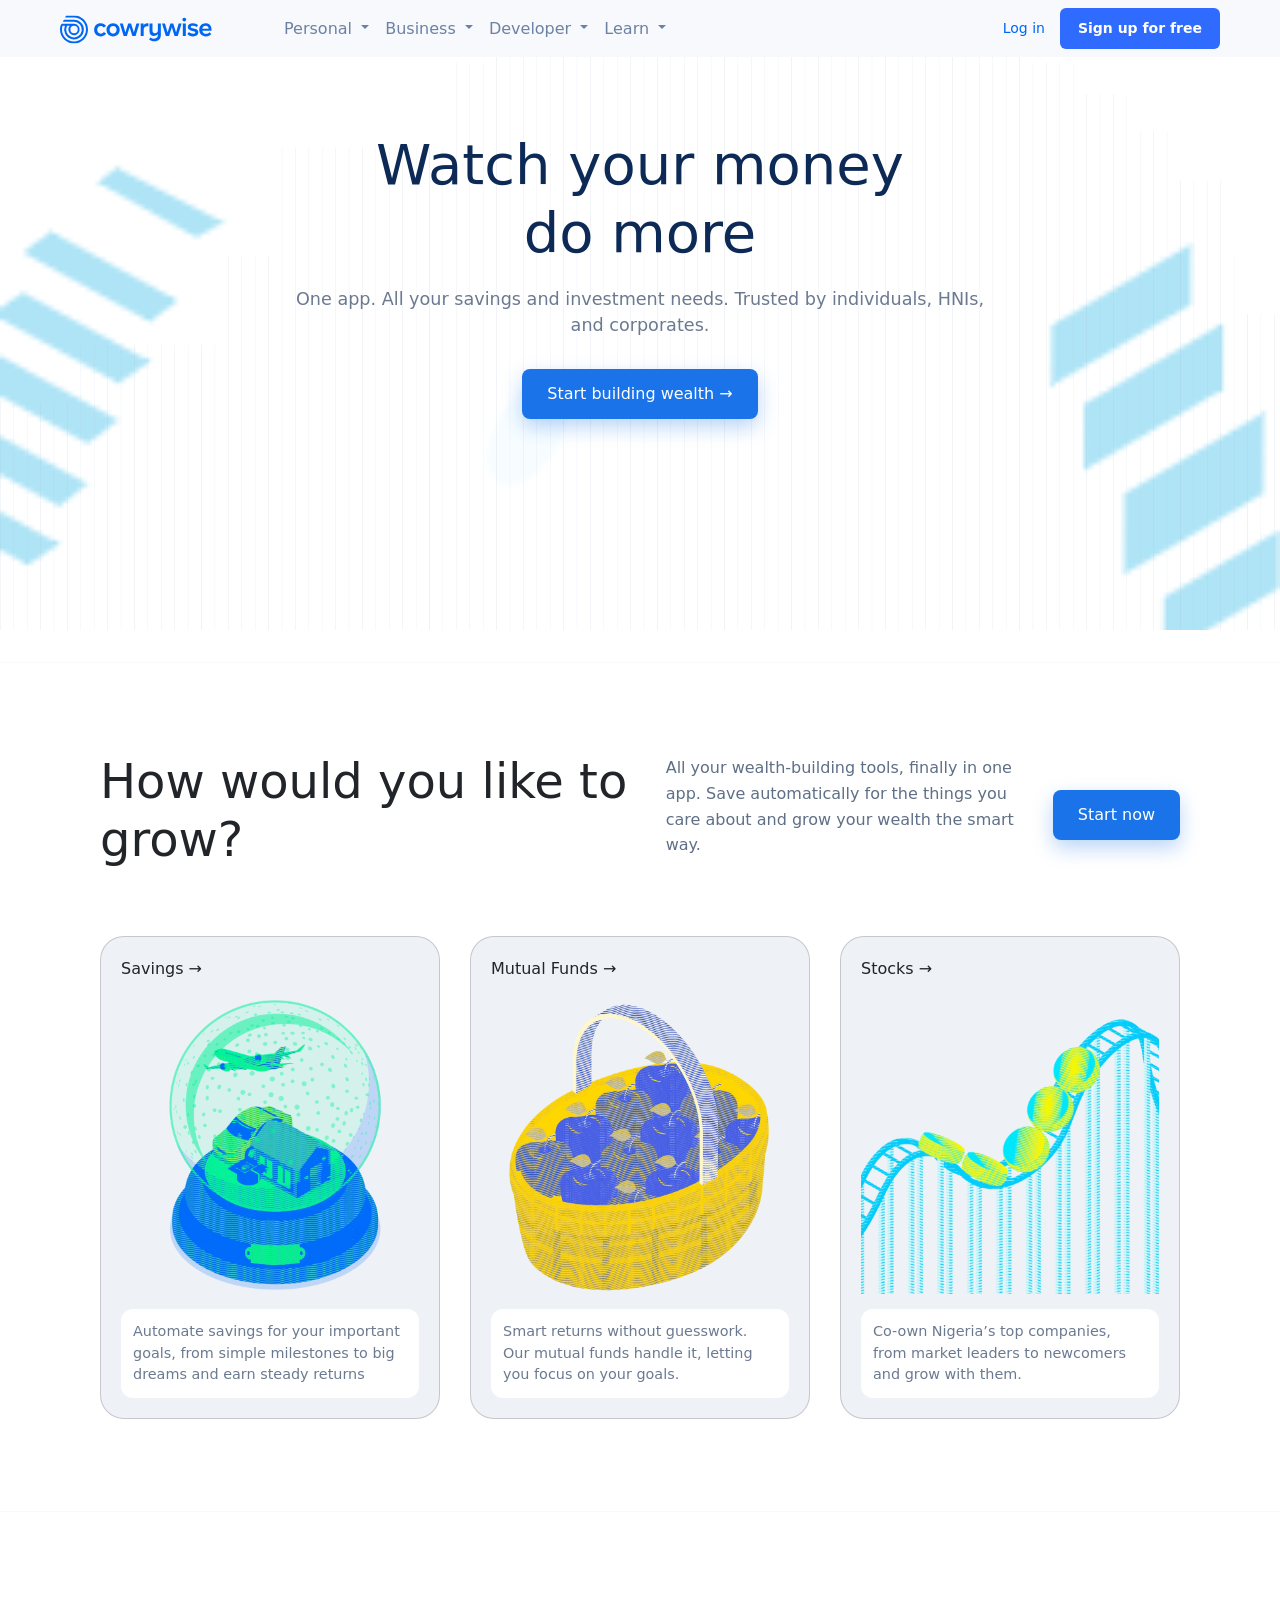
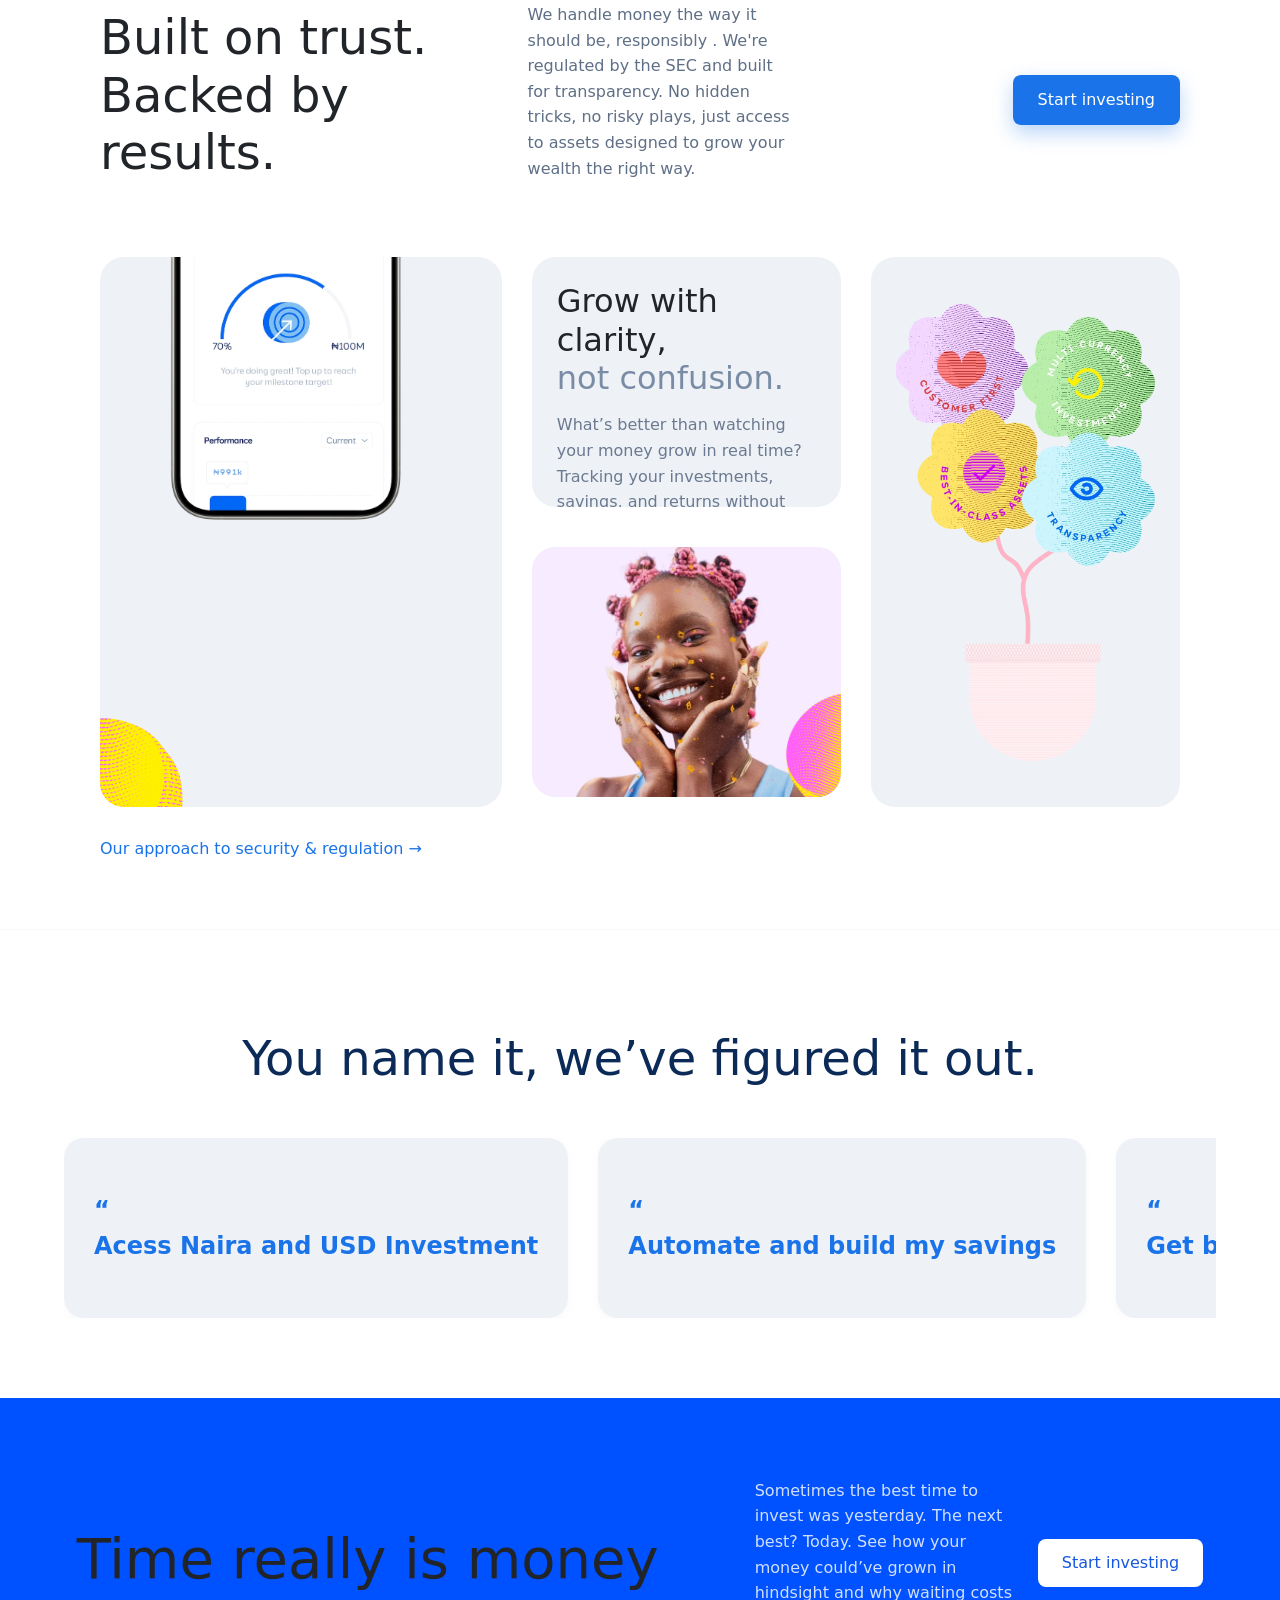
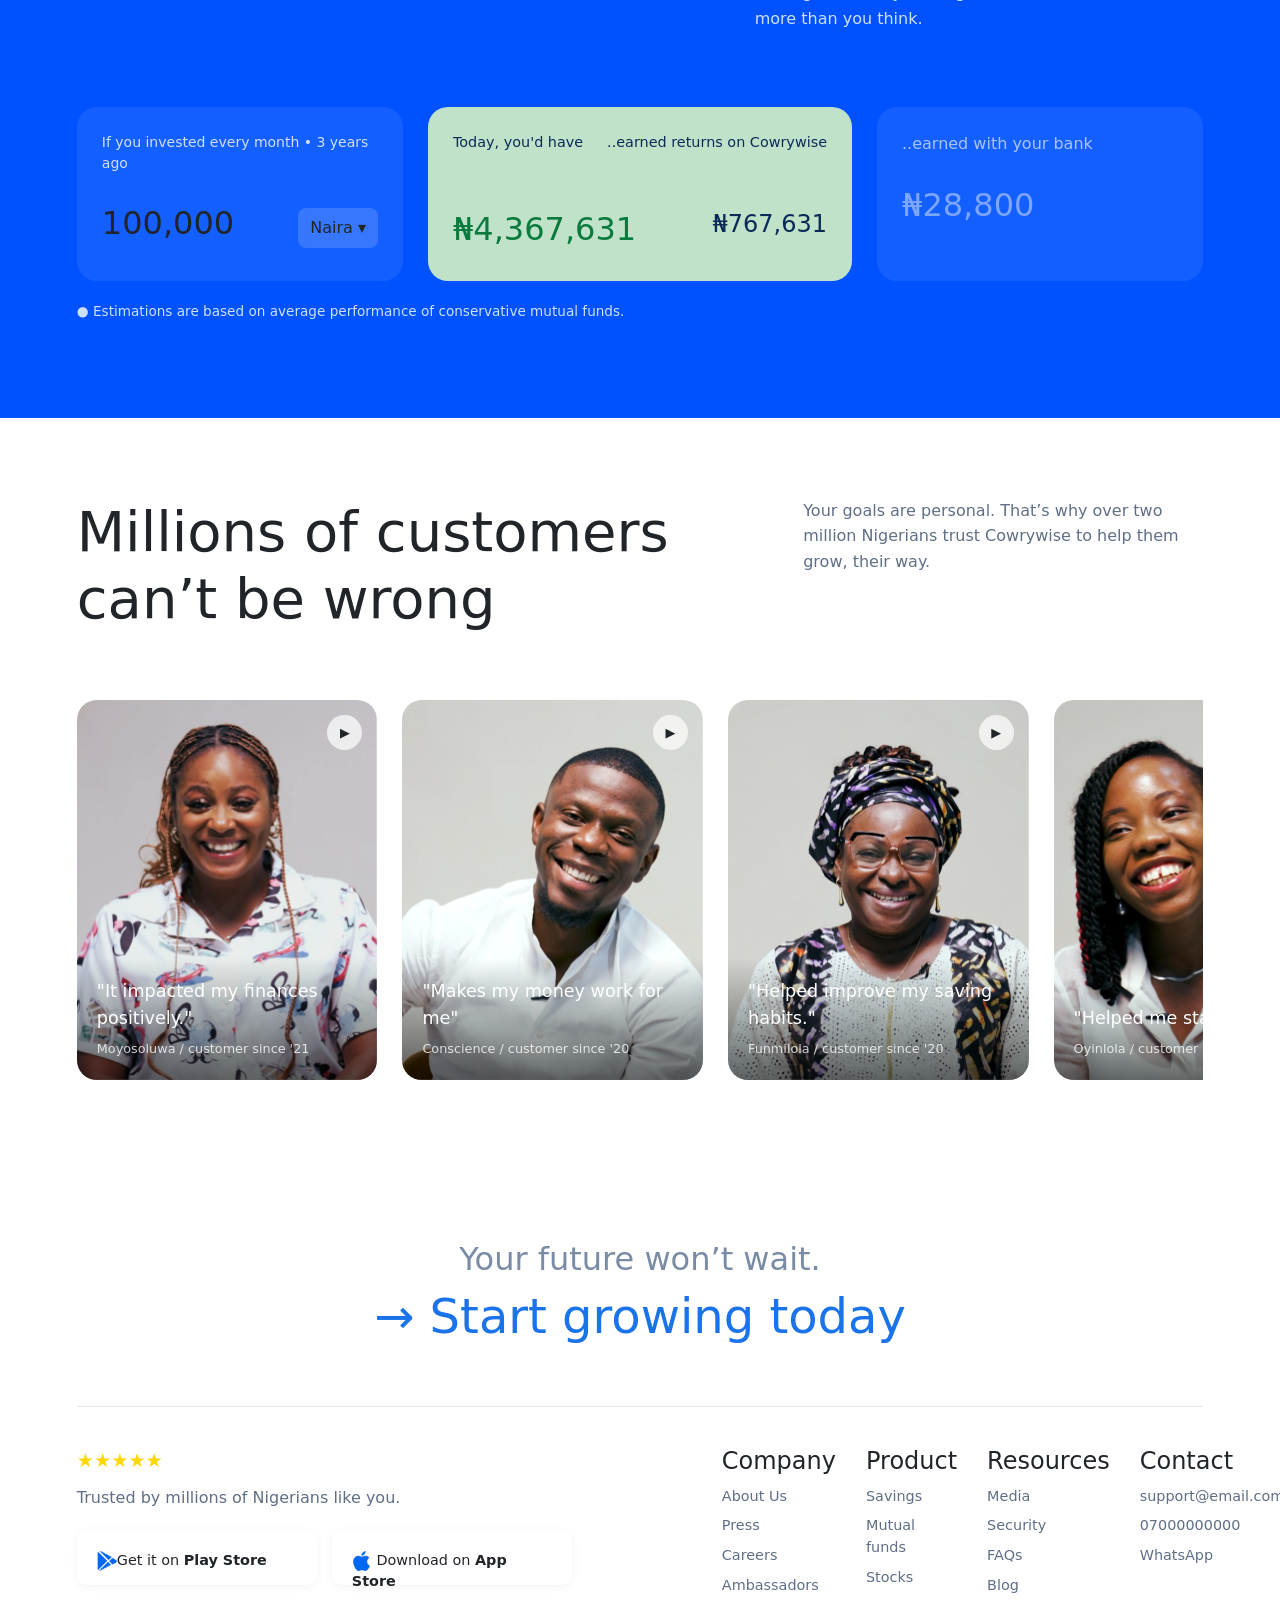
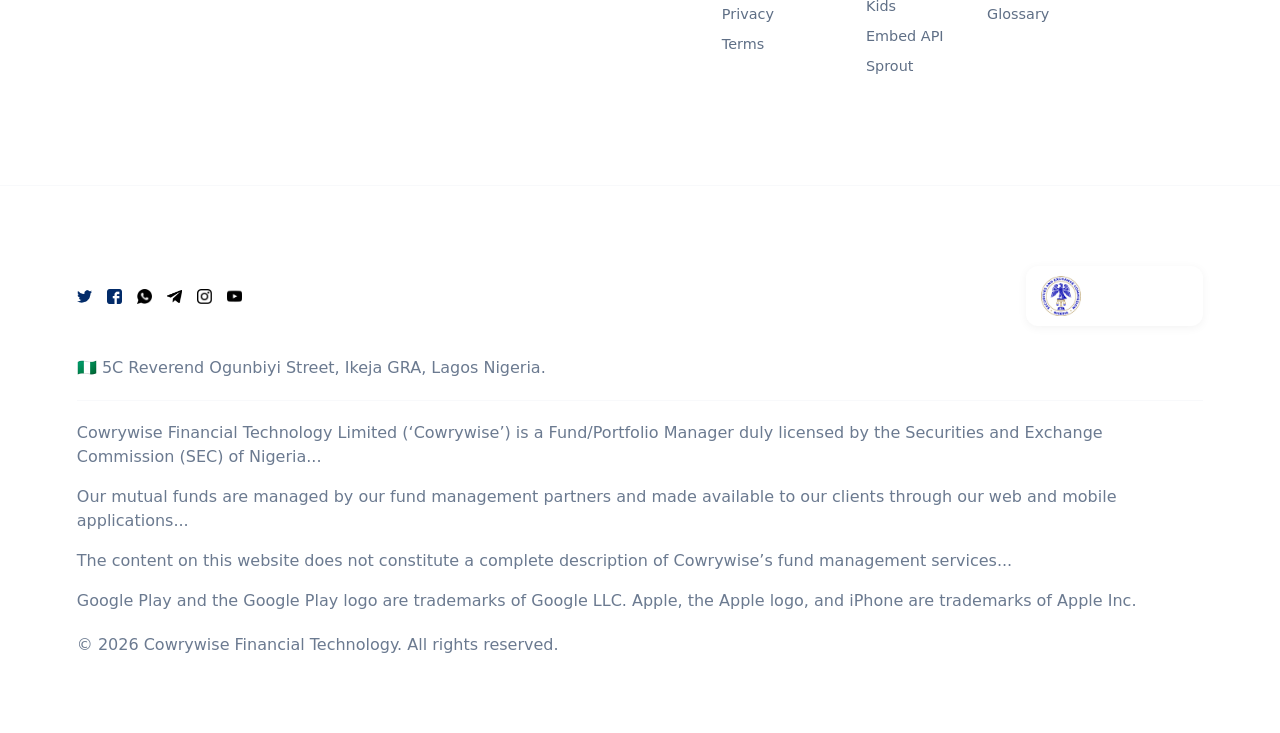
<file: index.html>
<!DOCTYPE html>
<html lang="en">
<head>
    <meta charset="UTF-8">
    <meta name="viewport" content="width=device-width, initial-scale=1.0">
    <title>Document</title>
    <link href="https://cdn.jsdelivr.net/npm/bootstrap@5.3.8/dist/css/bootstrap.min.css" rel="stylesheet" integrity="sha384-sRIl4kxILFvY47J16cr9ZwB07vP4J8+LH7qKQnuqkuIAvNWLzeN8tE5YBujZqJLB" crossorigin="anonymous">
    <link rel="stylesheet" href="mainpage.css">
</head>

</head>
<body>
    <nav class="navbar navbar-expand-lg " >
  <div class="container-fluid">
    <a class="navbar-brand ms-5" href="#"><img src="Plan, Save and Invest Online _ Get high returns _ Cowrywise/imgi_21_default.png" alt=""></a>
    <button class="navbar-toggler" type="button" data-bs-toggle="collapse" data-bs-target="#navbarNav" aria-controls="navbarNav" aria-expanded="false" aria-label="Toggle navigation">
      <span class="navbar-toggler-icon"></span>
    </button>
    <div class="collapse navbar-collapse ms-5" id="navbarNav">
      <ul class="navbar-nav">
         <li class="nav-item dropdown">
          <a class="nav-link dropdown-toggle" href="#" role="button" data-bs-toggle="dropdown" aria-expanded="false" style="color: rgb(108, 130, 163);">
            Personal
          </a>
          <ul class="dropdown-menu">
            <li><a class="dropdown-item" href="#">Action</a></li>
            <li><a class="dropdown-item" href="#">Another action</a></li>
            <li><a class="dropdown-item" href="#">Something else here</a></li>
          </ul>
        </li>
         <li class="nav-item dropdown">
          <a class="nav-link dropdown-toggle" href="#" role="button" data-bs-toggle="dropdown" aria-expanded="false" style="color: rgb(108, 130, 163);" >
            Business
          </a>
          <ul class="dropdown-menu">
            <li><a class="dropdown-item" href="#">Action</a></li>
            <li><a class="dropdown-item" href="#">Another action</a></li>
            <li><a class="dropdown-item" href="#">Something else here</a></li>
          </ul>
        </li>
         <li class="nav-item dropdown">
          <a class="nav-link dropdown-toggle" href="#" role="button" data-bs-toggle="dropdown" aria-expanded="false" style="color: rgb(108, 130, 163);">
            Developer
          </a>
          <ul class="dropdown-menu">
            <li><a class="dropdown-item" href="#">Action</a></li>
            <li><a class="dropdown-item" href="#">Another action</a></li>
            <li><a class="dropdown-item" href="#">Something else here</a></li>
          </ul>
        </li>
         <li class="nav-item dropdown">
          <a class="nav-link dropdown-toggle" href="#" role="button" data-bs-toggle="dropdown" aria-expanded="false" style="color: rgb(108, 130, 163);">
            Learn
          </a>
          <ul class="dropdown-menu">
            <li><a class="dropdown-item" href="#">Action</a></li>
            <li><a class="dropdown-item" href="#">Another action</a></li>
            <li><a class="dropdown-item" href="#">Something else here</a></li>
          </ul>
        </li>
      </ul>
            <div class="signup nav-right me-5"  >
      <a target="_blank" href="login.html" class="login-btn">Log in</a>
      <a target="_blank" id="loader" onclick="load()" href="signup.html" class="cta-btn">Sign up for free</a>
    </div>
    </div>

  </div>
</nav>

<div class="line">
    
   
  <section class="hero">
  <div class="hero-content">
    <h1>Watch your money <br> do more</h1>

    <p>
      One app. All your savings and investment needs. Trusted by
      individuals, HNIs, and corporates.
    </p>

    <a href="#" class="btn">Start building wealth →</a> 
  </div>

</section>

<br><br><br><br><br>
<br><br><br><hr>
<section class="grow">


  <div class="grow-top">
    <h1>How would you like to grow?</h1>

    <p class="desc">
      All your wealth-building tools, finally in one app. Save automatically
      for the things you care about and grow your wealth the smart way.
    </p>

    <a href="#" class="btn">Start now</a>
  </div>


  <div class="card-grid">


    <div class="card">
      <div class="card-head">Savings →</div>

      <img class="source" src="images/imgi_1_home-product-savings.png" alt="Savings">

      <div class="card-text">
        Automate savings for your important goals, from simple
        milestones to big dreams and earn steady returns
      </div>
    </div>

    <div class="card">
      <div class="card-head">Mutual Funds →</div>

      <img class="source" src="images/imgi_2_home-product-mutual-funds.png" alt="Funds">

      <div class="card-text">
        Smart returns without guesswork. Our mutual funds handle it,
        letting you focus on your goals.
      </div>
    </div>


    <div class="card">
      <div class="card-head">Stocks →</div>

      <img class="source" src="images/imgi_3_home-product-stocks.png" alt="Stocks">

      <div class="card-text">
        Co-own Nigeria’s top companies, from market leaders to
        newcomers and grow with them.
      </div>
    </div>

  </div>

</section>


<br><br><br>
<hr>
<section class="grow">
  <div class="grow-top">
    <h1>Built on trust. <br>
Backed by results.</h1>

    <p class="descs">
      We handle money the way it should be, responsibly . We're  regulated by the SEC and built for transparency. No hidden  tricks, no risky plays, just access to assets designed to grow  your wealth the right way.
    </p>

    <a href="#" class="btn">Start investing</a>
  </div>



    <div class="grided">

   
    <div class="came bigs" style="height: 550px;">
      <img class="apple" style="position: relative; bottom: 250px; left: 70px; " src="images/imgi_4_cowrywise-app-screen-home-2025.png" alt="Phone UI">
      <img style="width: 170px; position: relative; top: 270px; right: 330px;" src="images/imgi_5_s-coin-2.png" alt="">  
 </div>


    <div class="came text" style="height: 250px;">
      <h2>Grow with clarity,<br><span>not confusion.</span></h2>
      <p>
        What’s better than watching your money grow in real time?
        Tracking your investments, savings, and returns without the guesswork.
      </p>
    </div>


    <div class="came bigs" style="height: 550px;">
      <img src="images/imgi_7_flowers.png" alt="Illustration">
      
    </div>


    <div class="came image" style="height: 250px;">
      <img style="width: 400px; position: relative; left: 70px;" src="images/imgi_6_girl-face-model.png" alt="Person">
      <img style="width: 120px; position: relative; top: 80px; right: 40px;" src="images/imgi_5_s-coin-2.png" alt="">
    </div>

  </div>


  <a href="#" class="link">Our approach to security & regulation →</a>
</section>
<br><br><hr>
 <section class="ideas">

  <h1>You name it, we’ve figured it out.</h1>

  <div class="slider">
    <div class="slide-track">

      <div class="car">“<br>Acess Naira and USD Investment</div>
      <div class="car">“<br>Automate and build my savings</div>
      <div class="car">“<br>Get better returns on my money</div>
      <div class="car">“<br>Save for my future</div>

      <div class="car">“<br>Invest my business cash</div>
      <div class="car">“<br>Invest in mutual funds easily</div>
      <div class="car">“<br>Invest in stocks</div>
      <div class="car">“<br>Save for my future</div>

    </div>
  </div>

</section>
 <section class="invest">


  <div class="tap">
    <h1>Time really is money</h1>

    <div class="tap-right">
      <p>
        Sometimes the best time to invest was yesterday. The next best? Today.
        See how your money could’ve grown in hindsight and why waiting costs more than you think.
      </p>

      <a href="#" class="botn">Start investing</a>
    </div>
  </div>


  <div class="cases">


    <div class="case input">
      <p class="small">If you invested every month • 3 years ago</p>

      <div class="amount">
        <h2>100,000</h2>
        <span>Naira ▾</span>
      </div>
    </div>


    <div class="case result">
      <div class="tap-row">
        <p>Today, you'd have</p>
        <p>..earned returns on Cowrywise</p>
      </div>

      <div class="values">
        <h2>₦4,367,631</h2>
        <h3>₦767,631</h3>
      </div>
    </div>


    <div class="case compare">
      <p>..earned with your bank</p>
      <h2>₦28,800</h2>
    </div>

  </div>


  <p class="note">
    ● Estimations are based on average performance of conservative mutual funds.
  </p>

</section>
 
<section class="testimonials">


  <div class="pot">
    <h1>Millions of customers<br>can’t be wrong</h1>

    <p>
      Your goals are personal. That’s why over two million Nigerians trust
      Cowrywise to help them grow, their way.
    </p>
  </div>


  <div class="ards">

    <div class="ard">
      <img src="images/imgi_8_moyosoluwa.png" alt="">
      <div class="overlay">
        <p>"It impacted my finances positively."</p>
        <span>Moyosoluwa / customer since '21</span>
      </div>
      <div class="play">▶</div>
    </div>

    <div class="ard ">
      <img src="images/imgi_9_conscience.png" alt="">
      <div class="overlay">
        <p>"Makes my money work for me"</p>
        <span>Conscience / customer since '20</span>
      </div>
      <div class="play">▶</div>
    </div>

    <div class="ard">
      <img src="images/imgi_10_funmilola.png" alt="">
      <div class="overlay">
        <p>"Helped improve my saving habits."</p>
        <span>Funmilola / customer since '20</span>
      </div>
      <div class="play">▶</div>
    </div>

    <div class="ard">
      <img src="images/imgi_11_oyindamola.png" alt="">
      <div class="overlay">
        <p>"Helped me stay consistent"</p>
        <span>Oyinlola / customer since '23</span>
      </div>
      <div class="play">▶</div>
    </div>

  </div>

</section>



 <section class="cta-footer">


  <div class="cta">
    <h2>Your future won’t wait.</h2>
    <h1>→ Start growing today</h1>
  </div>


  <div class="footer-content">


    <div class="lefts">
      <div class="stars">★★★★★</div>
      <p>Trusted by millions of Nigerians like you.</p>

      <div class="stores">
        <div class="store"><img style="width: 20px;" src="images/imgi_39_default.png" alt=""><span>Get it on <strong>Play Store</strong></span> </div>
        <div class="store"><img style="width: 20px;" src="images/imgi_40_default.png" alt=""> <span style="margin-bottom: 15px;">Download on <strong>App Store</strong></span> </div>
      </div>
    </div>

   
    <div class="rights">

      <div class="col">
        <h4>Company</h4>
        <a href="#">About Us</a>
        <a href="#">Press</a>
        <a href="#">Careers</a>
        <a href="#">Ambassadors</a>
        <a href="#">Privacy</a>
        <a href="#">Terms</a>
      </div>

      <div class="col">
        <h4>Product</h4>
        <a href="#">Savings</a>
        <a href="#">Mutual funds</a>
        <a href="#">Stocks</a>
        <a href="#">Kids</a>
        <a href="#">Embed API</a>
        <a href="#">Sprout</a>
      </div>

      <div class="col">
        <h4>Resources</h4>
        <a href="#">Media</a>
        <a href="#">Security</a>
        <a href="#">FAQs</a>
        <a href="#">Blog</a>
        <a href="#">Glossary</a>
      </div>

      <div class="col">
        <h4>Contact</h4>
        <a href="#">support@email.com</a>
        <a href="#">07000000000</a>
        <a href="#">WhatsApp</a>
      </div>

    </div>

  </div>

</section>

<hr>
 <section class="logo-footer">


  <div class="top-bar">
    <div class="socials">
      <span><img class="png" src="images/imgi_41_default.png" alt=""></span>
      <span><img class="png" src="images/imgi_42_default.png" alt=""></span>
      <span><img class="png" src="images/imgi_43_default.png" alt=""></span>
      <span><img class="png" src="images/imgi_44_default.png" alt=""></span>
      <span><img class="png" src="images/imgi_45_default.png" alt=""></span>
      <span><img class="png" src="images/imgi_46_default.png" alt=""></span>
    </div>

    <div class="badge">
      <img src="images/imgi_1_sec-logo.uViKvy1J.png" alt="">
      <div>
        <p>SEC licensed</p>
        <strong>Fund Manager</strong>
      </div>
    </div>
  </div>


  <div class="address">
    🇳🇬 5C Reverend Ogunbiyi Street, Ikeja GRA, Lagos Nigeria.
  </div>

  <hr>

  <div class="legal-text">

    <p>
      Cowrywise Financial Technology Limited (‘Cowrywise’) is a Fund/Portfolio Manager duly licensed by the Securities and Exchange Commission (SEC) of Nigeria...
    </p>

    <p>
      Our mutual funds are managed by our fund management partners and made available to our clients through our web and mobile applications...
    </p>

    <p>
      The content on this website does not constitute a complete description of Cowrywise’s fund management services...
    </p>

    <p>
      Google Play and the Google Play logo are trademarks of Google LLC. Apple, the Apple logo, and iPhone are trademarks of Apple Inc.
    </p>

    <p class="copyright">
      © 2026 Cowrywise Financial Technology. All rights reserved.
    </p>

  </div>

</section>

<div id="loader" style="display: none;">
  <img src="loader.gif" alt="Loading...">
</div>

</body>
</html>




    <script src="https://cdn.jsdelivr.net/npm/bootstrap@5.3.8/dist/js/bootstrap.bundle.min.js" integrity="sha384-FKyoEForCGlyvwx9Hj09JcYn3nv7wiPVlz7YYwJrWVcXK/BmnVDxM+D2scQbITxI" crossorigin="anonymous"></script>
</body>
   <script>
    const load = () => {
        const loader = document.getElementById('loader');
      if (loader) {
        window.addEventListener("load", function () {
    setTimeout(() => {
       window.location.href = "loader";
    }, 3000);
});
      }
    }
   </script>
</html>
</file>
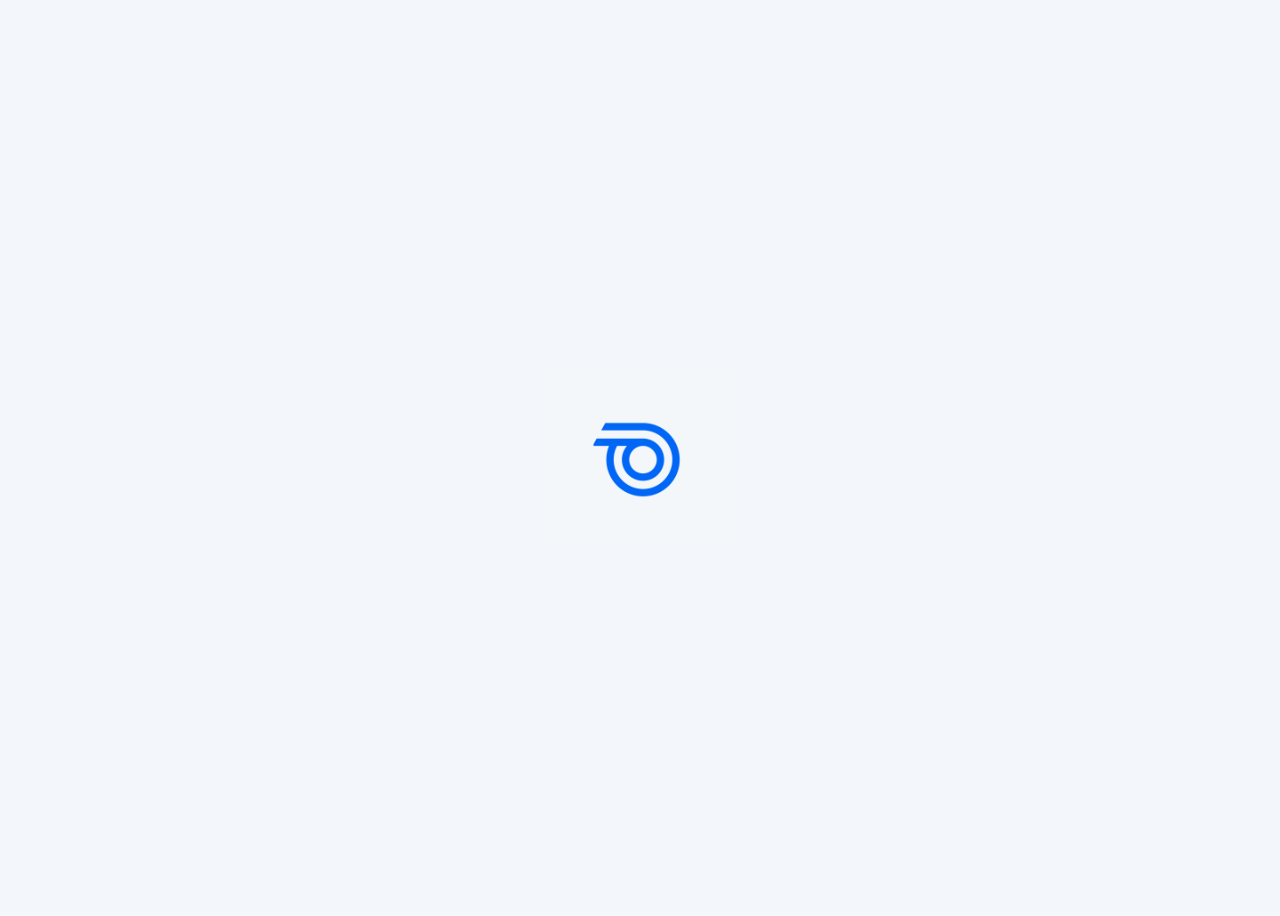
<file: loader.html>
<!DOCTYPE html>
<html lang="en">
<head>
    <meta charset="UTF-8">
    <meta name="viewport" content="width=device-width, initial-scale=1.0">
    <title>Document</title>
    <style>
        body {
            display: flex;
            justify-content: center;
            align-items: center;
            height: 100vh;
            background-color: #f3f6fb;
        }

        #loader img {
            width: 200px;
            height: 200px;
        }
        </style>
</head>
<body>
    <div>
    <div id="loader" >
  <img src="loader.gif" alt="Loading...">
</div>
    </div>
</body>
</html>
</file>
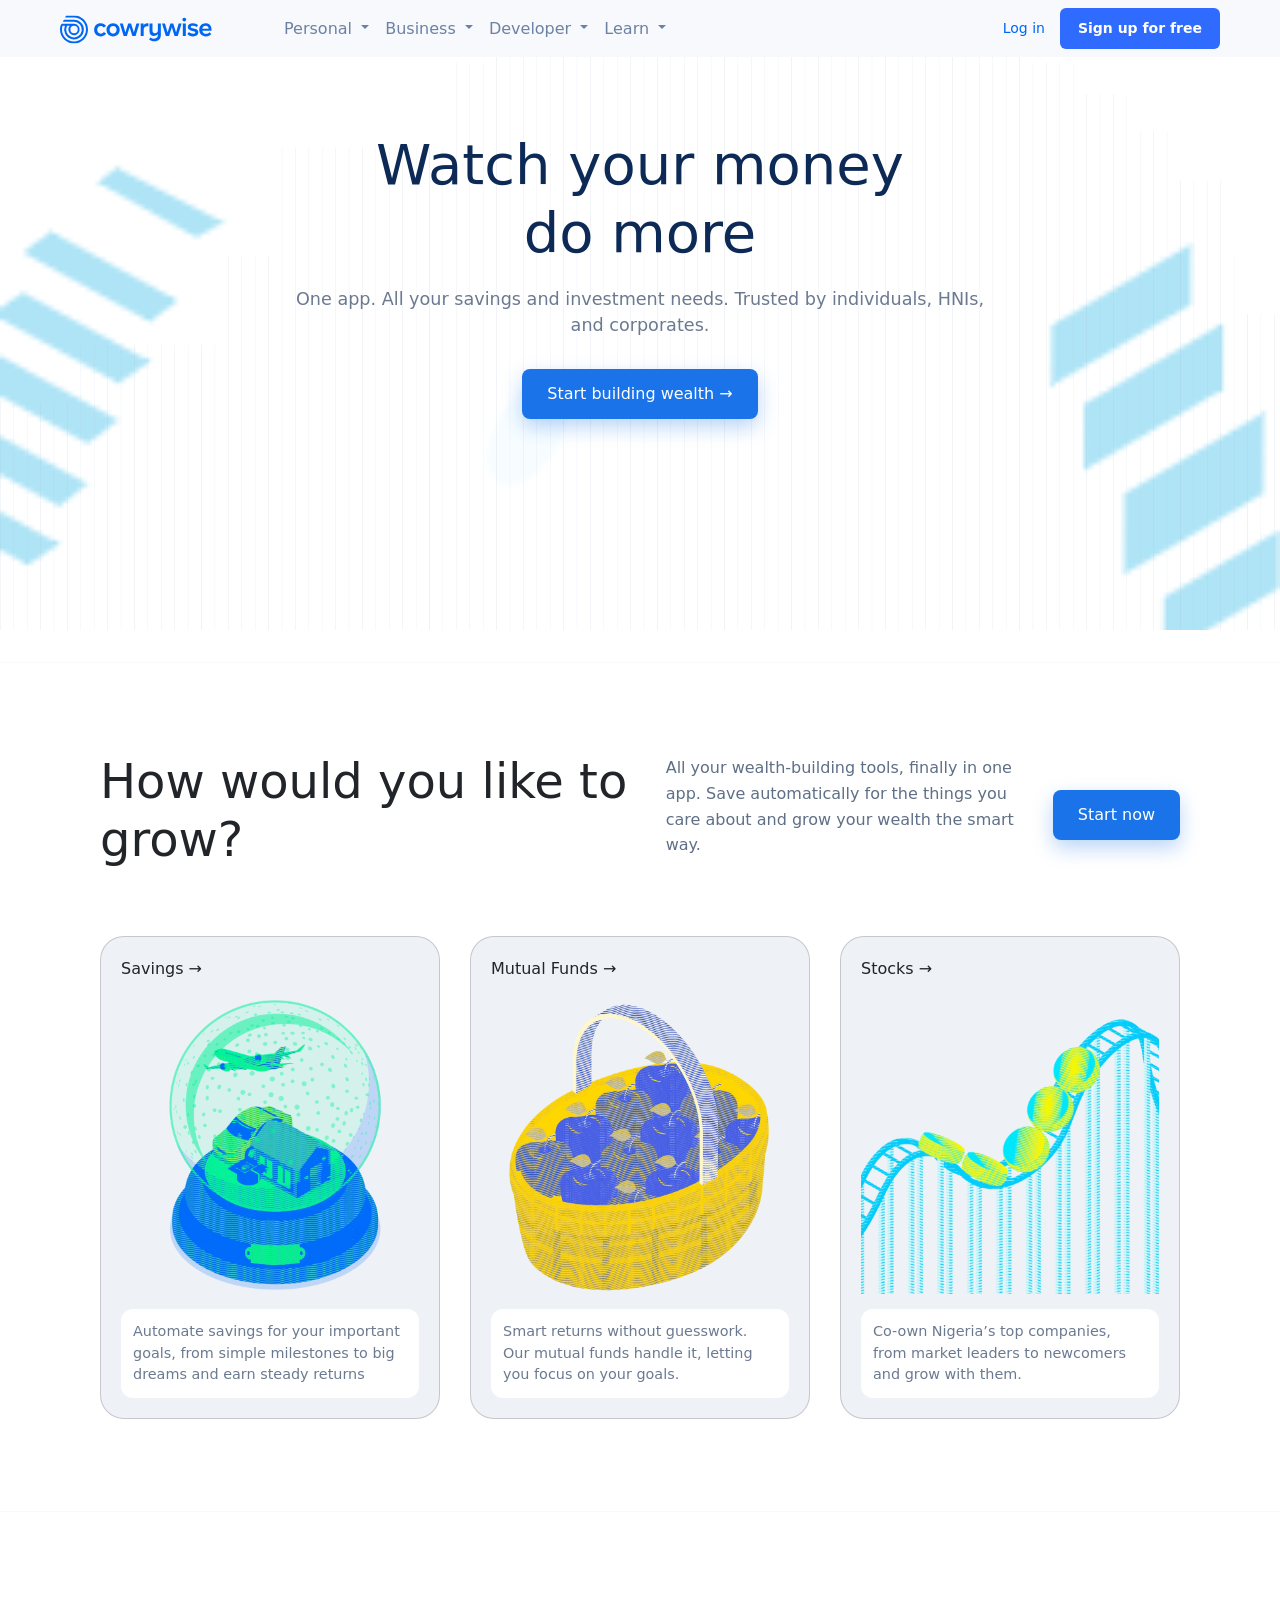
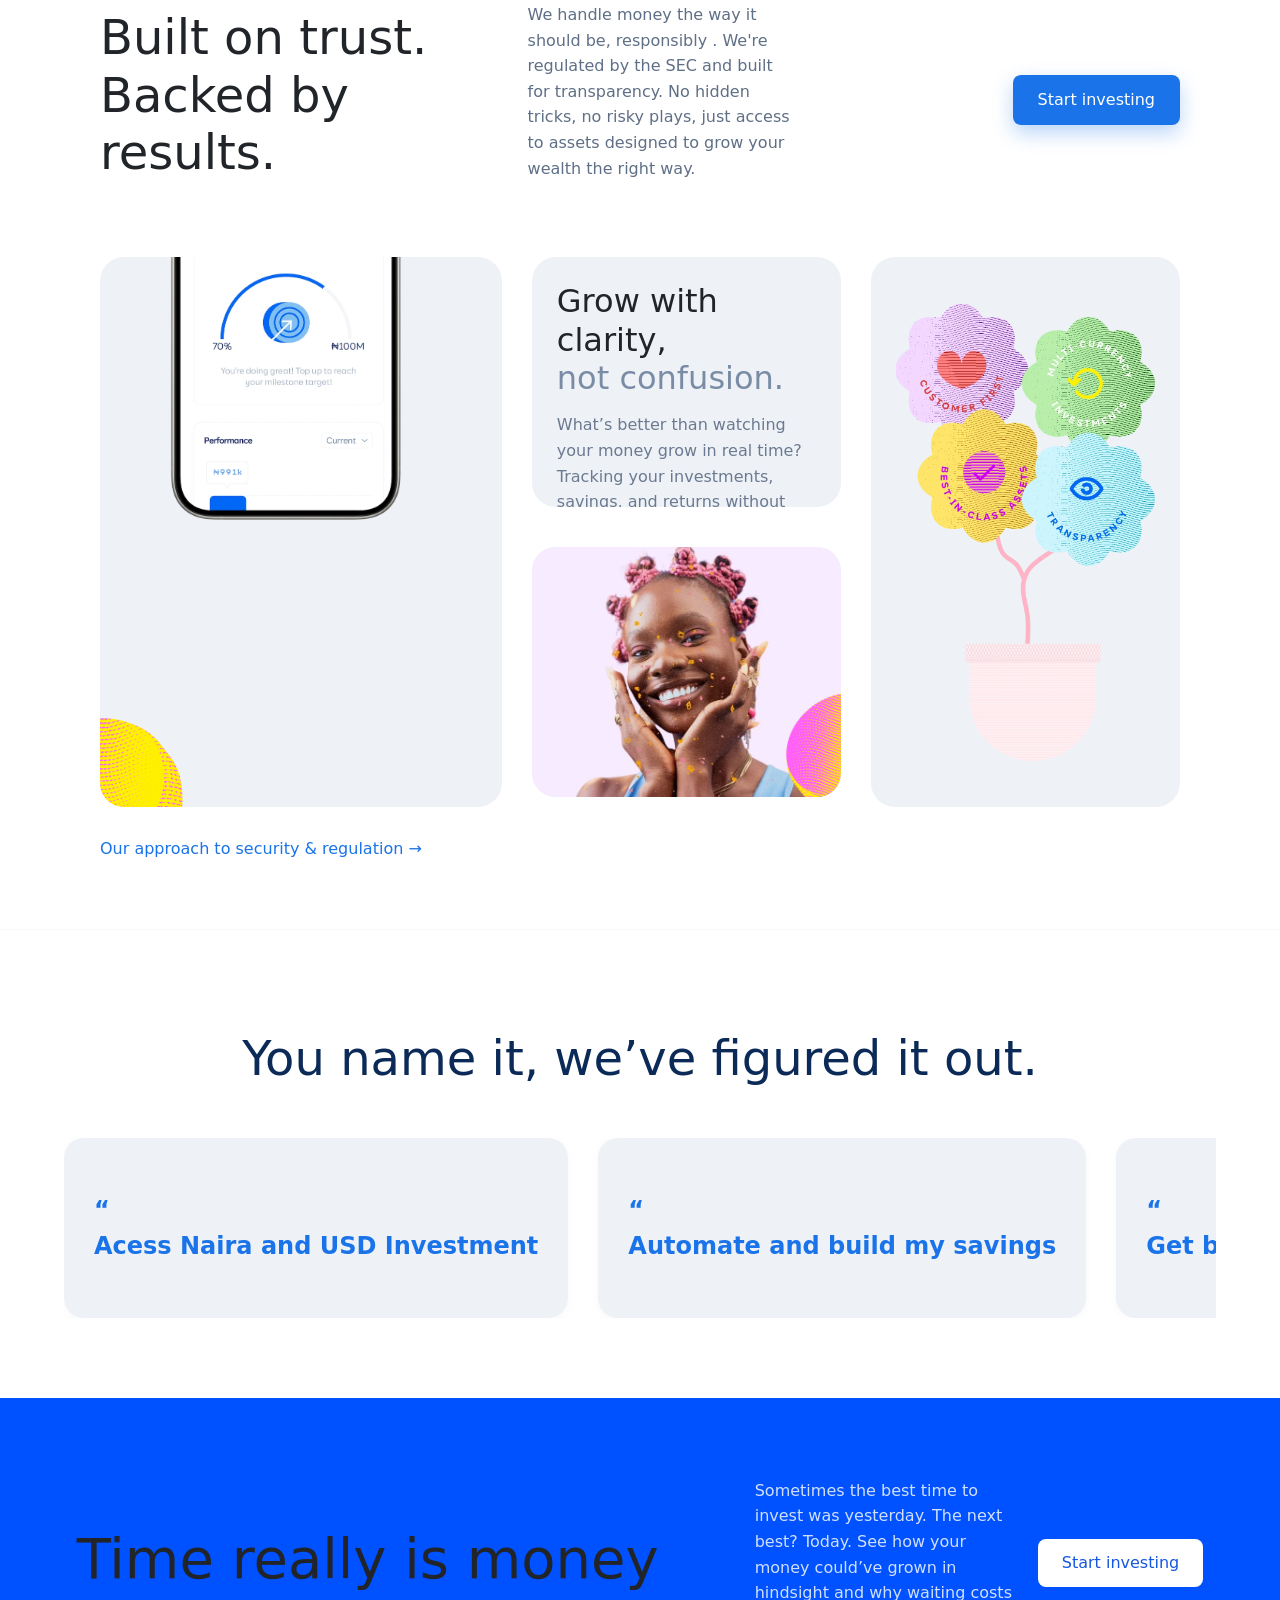
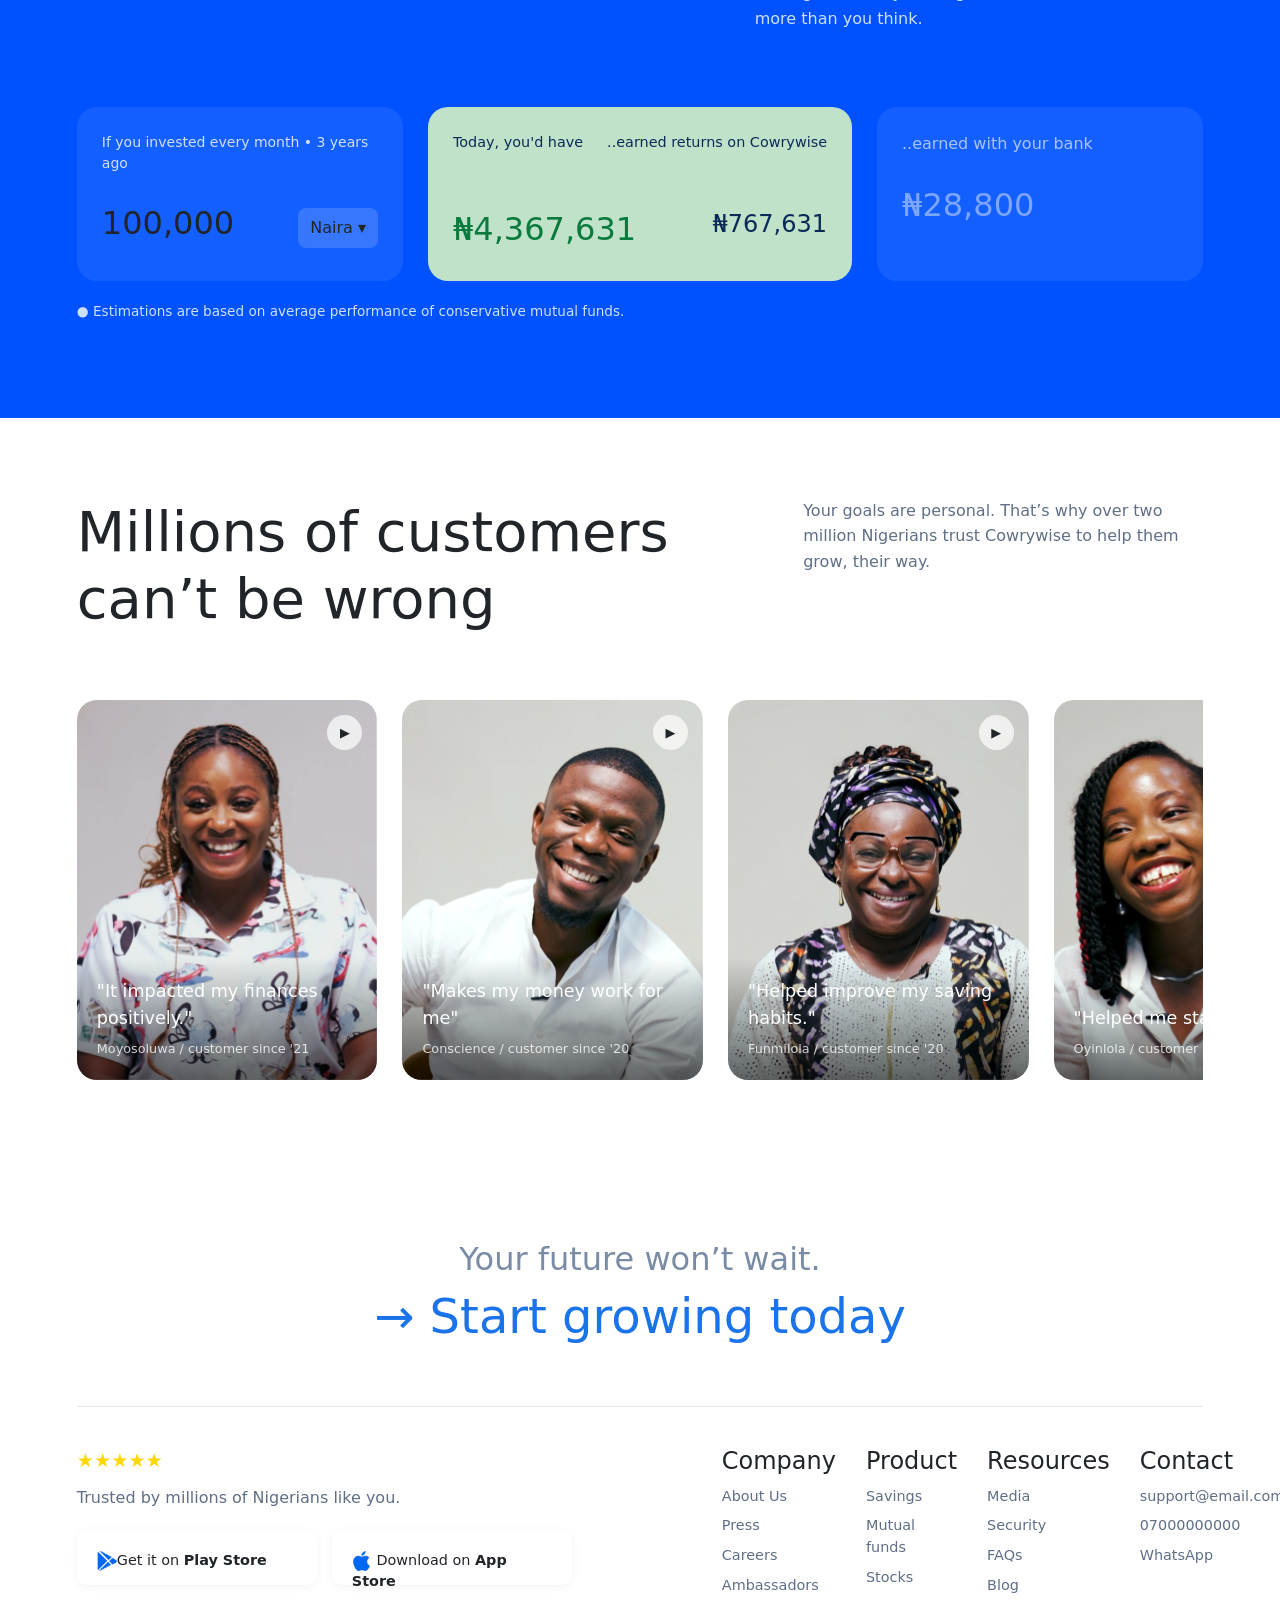
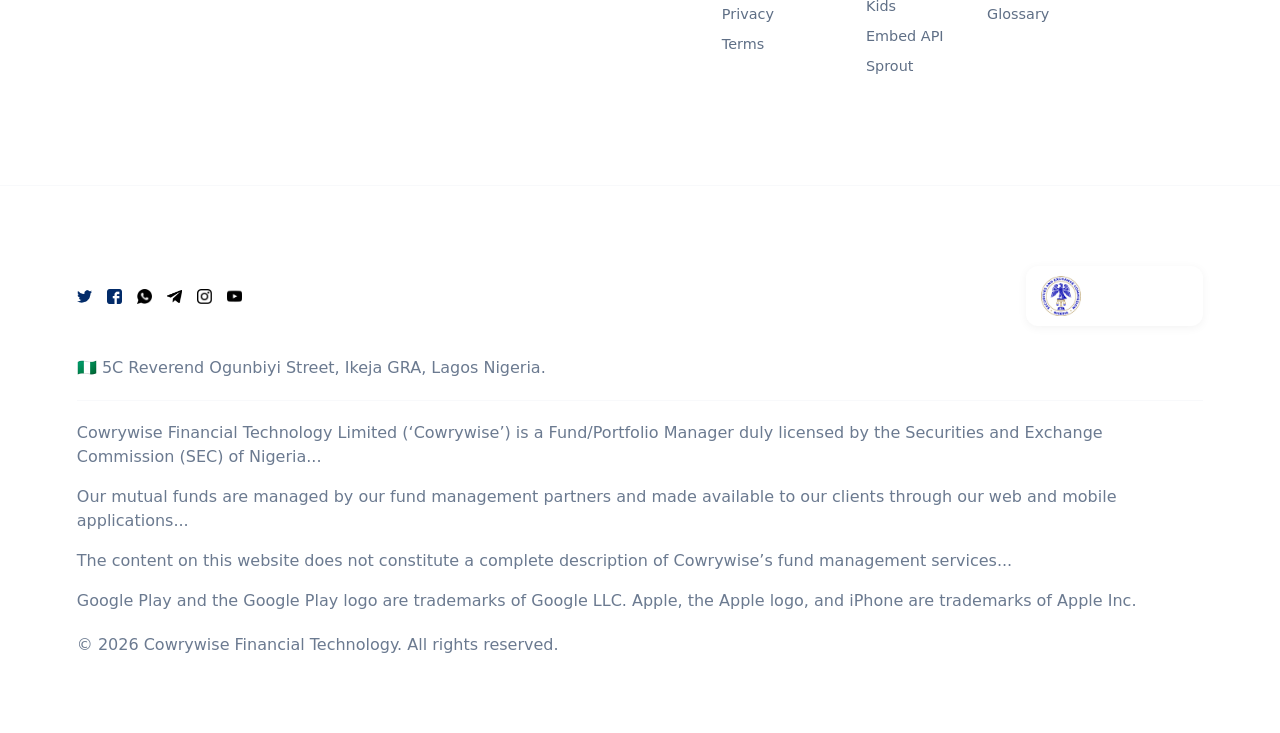
<file: mainpage.html>
<!DOCTYPE html>
<html lang="en">
<head>
    <meta charset="UTF-8">
    <meta name="viewport" content="width=device-width, initial-scale=1.0">
    <title>Document</title>
    <link href="https://cdn.jsdelivr.net/npm/bootstrap@5.3.8/dist/css/bootstrap.min.css" rel="stylesheet" integrity="sha384-sRIl4kxILFvY47J16cr9ZwB07vP4J8+LH7qKQnuqkuIAvNWLzeN8tE5YBujZqJLB" crossorigin="anonymous">
    <link rel="stylesheet" href="mainpage.css">
</head>

</head>
<body>
    <nav class="navbar navbar-expand-lg " >
  <div class="container-fluid">
    <a class="navbar-brand ms-5" href="#"><img src="Plan, Save and Invest Online _ Get high returns _ Cowrywise/imgi_21_default.png" alt=""></a>
    <button class="navbar-toggler" type="button" data-bs-toggle="collapse" data-bs-target="#navbarNav" aria-controls="navbarNav" aria-expanded="false" aria-label="Toggle navigation">
      <span class="navbar-toggler-icon"></span>
    </button>
    <div class="collapse navbar-collapse ms-5" id="navbarNav">
      <ul class="navbar-nav">
         <li class="nav-item dropdown">
          <a class="nav-link dropdown-toggle" href="#" role="button" data-bs-toggle="dropdown" aria-expanded="false" style="color: rgb(108, 130, 163);">
            Personal
          </a>
          <ul class="dropdown-menu">
            <li><a class="dropdown-item" href="#">Action</a></li>
            <li><a class="dropdown-item" href="#">Another action</a></li>
            <li><a class="dropdown-item" href="#">Something else here</a></li>
          </ul>
        </li>
         <li class="nav-item dropdown">
          <a class="nav-link dropdown-toggle" href="#" role="button" data-bs-toggle="dropdown" aria-expanded="false" style="color: rgb(108, 130, 163);" >
            Business
          </a>
          <ul class="dropdown-menu">
            <li><a class="dropdown-item" href="#">Action</a></li>
            <li><a class="dropdown-item" href="#">Another action</a></li>
            <li><a class="dropdown-item" href="#">Something else here</a></li>
          </ul>
        </li>
         <li class="nav-item dropdown">
          <a class="nav-link dropdown-toggle" href="#" role="button" data-bs-toggle="dropdown" aria-expanded="false" style="color: rgb(108, 130, 163);">
            Developer
          </a>
          <ul class="dropdown-menu">
            <li><a class="dropdown-item" href="#">Action</a></li>
            <li><a class="dropdown-item" href="#">Another action</a></li>
            <li><a class="dropdown-item" href="#">Something else here</a></li>
          </ul>
        </li>
         <li class="nav-item dropdown">
          <a class="nav-link dropdown-toggle" href="#" role="button" data-bs-toggle="dropdown" aria-expanded="false" style="color: rgb(108, 130, 163);">
            Learn
          </a>
          <ul class="dropdown-menu">
            <li><a class="dropdown-item" href="#">Action</a></li>
            <li><a class="dropdown-item" href="#">Another action</a></li>
            <li><a class="dropdown-item" href="#">Something else here</a></li>
          </ul>
        </li>
      </ul>
            <div class="signup nav-right me-5"  >
      <a target="_blank" href="login.html" class="login-btn">Log in</a>
      <a target="_blank" href="signup.html" class="cta-btn">Sign up for free</a>
    </div>
    </div>

  </div>
</nav>

<div class="line">
    
   
  <section class="hero">
  <div class="hero-content">
    <h1>Watch your money <br> do more</h1>

    <p>
      One app. All your savings and investment needs. Trusted by
      individuals, HNIs, and corporates.
    </p>

    <a href="#" class="btn">Start building wealth →</a> 
  </div>

</section>

<br><br><br><br><br>
<br><br><br><hr>
<section class="grow">


  <div class="grow-top">
    <h1>How would you like to grow?</h1>

    <p class="desc">
      All your wealth-building tools, finally in one app. Save automatically
      for the things you care about and grow your wealth the smart way.
    </p>

    <a href="#" class="btn">Start now</a>
  </div>


  <div class="card-grid">


    <div class="card">
      <div class="card-head">Savings →</div>

      <img class="source" src="images/imgi_1_home-product-savings.png" alt="Savings">

      <div class="card-text">
        Automate savings for your important goals, from simple
        milestones to big dreams and earn steady returns
      </div>
    </div>

    <div class="card">
      <div class="card-head">Mutual Funds →</div>

      <img class="source" src="images/imgi_2_home-product-mutual-funds.png" alt="Funds">

      <div class="card-text">
        Smart returns without guesswork. Our mutual funds handle it,
        letting you focus on your goals.
      </div>
    </div>


    <div class="card">
      <div class="card-head">Stocks →</div>

      <img class="source" src="images/imgi_3_home-product-stocks.png" alt="Stocks">

      <div class="card-text">
        Co-own Nigeria’s top companies, from market leaders to
        newcomers and grow with them.
      </div>
    </div>

  </div>

</section>


<br><br><br>
<hr>
<section class="grow">
  <div class="grow-top">
    <h1>Built on trust. <br>
Backed by results.</h1>

    <p class="descs">
      We handle money the way it should be, responsibly . We're  regulated by the SEC and built for transparency. No hidden  tricks, no risky plays, just access to assets designed to grow  your wealth the right way.
    </p>

    <a href="#" class="btn">Start investing</a>
  </div>



    <div class="grided">

   
    <div class="came bigs" style="height: 550px;">
      <img class="apple" style="position: relative; bottom: 250px; left: 70px; " src="images/imgi_4_cowrywise-app-screen-home-2025.png" alt="Phone UI">
      <img style="width: 170px; position: relative; top: 270px; right: 330px;" src="images/imgi_5_s-coin-2.png" alt="">  
 </div>


    <div class="came text" style="height: 250px;">
      <h2>Grow with clarity,<br><span>not confusion.</span></h2>
      <p>
        What’s better than watching your money grow in real time?
        Tracking your investments, savings, and returns without the guesswork.
      </p>
    </div>


    <div class="came bigs" style="height: 550px;">
      <img src="images/imgi_7_flowers.png" alt="Illustration">
      
    </div>


    <div class="came image" style="height: 250px;">
      <img style="width: 400px; position: relative; left: 70px;" src="images/imgi_6_girl-face-model.png" alt="Person">
      <img style="width: 120px; position: relative; top: 80px; right: 40px;" src="images/imgi_5_s-coin-2.png" alt="">
    </div>

  </div>


  <a href="#" class="link">Our approach to security & regulation →</a>
</section>
<br><br><hr>
 <section class="ideas">

  <h1>You name it, we’ve figured it out.</h1>

  <div class="slider">
    <div class="slide-track">

      <div class="car">“<br>Acess Naira and USD Investment</div>
      <div class="car">“<br>Automate and build my savings</div>
      <div class="car">“<br>Get better returns on my money</div>
      <div class="car">“<br>Save for my future</div>

      <div class="car">“<br>Invest my business cash</div>
      <div class="car">“<br>Invest in mutual funds easily</div>
      <div class="car">“<br>Invest in stocks</div>
      <div class="car">“<br>Save for my future</div>

    </div>
  </div>

</section>
 <section class="invest">


  <div class="tap">
    <h1>Time really is money</h1>

    <div class="tap-right">
      <p>
        Sometimes the best time to invest was yesterday. The next best? Today.
        See how your money could’ve grown in hindsight and why waiting costs more than you think.
      </p>

      <a href="#" class="botn">Start investing</a>
    </div>
  </div>


  <div class="cases">


    <div class="case input">
      <p class="small">If you invested every month • 3 years ago</p>

      <div class="amount">
        <h2>100,000</h2>
        <span>Naira ▾</span>
      </div>
    </div>


    <div class="case result">
      <div class="tap-row">
        <p>Today, you'd have</p>
        <p>..earned returns on Cowrywise</p>
      </div>

      <div class="values">
        <h2>₦4,367,631</h2>
        <h3>₦767,631</h3>
      </div>
    </div>


    <div class="case compare">
      <p>..earned with your bank</p>
      <h2>₦28,800</h2>
    </div>

  </div>


  <p class="note">
    ● Estimations are based on average performance of conservative mutual funds.
  </p>

</section>
 
<section class="testimonials">


  <div class="pot">
    <h1>Millions of customers<br>can’t be wrong</h1>

    <p>
      Your goals are personal. That’s why over two million Nigerians trust
      Cowrywise to help them grow, their way.
    </p>
  </div>


  <div class="ards">

    <div class="ard">
      <img src="images/imgi_8_moyosoluwa.png" alt="">
      <div class="overlay">
        <p>"It impacted my finances positively."</p>
        <span>Moyosoluwa / customer since '21</span>
      </div>
      <div class="play">▶</div>
    </div>

    <div class="ard ">
      <img src="images/imgi_9_conscience.png" alt="">
      <div class="overlay">
        <p>"Makes my money work for me"</p>
        <span>Conscience / customer since '20</span>
      </div>
      <div class="play">▶</div>
    </div>

    <div class="ard">
      <img src="images/imgi_10_funmilola.png" alt="">
      <div class="overlay">
        <p>"Helped improve my saving habits."</p>
        <span>Funmilola / customer since '20</span>
      </div>
      <div class="play">▶</div>
    </div>

    <div class="ard">
      <img src="images/imgi_11_oyindamola.png" alt="">
      <div class="overlay">
        <p>"Helped me stay consistent"</p>
        <span>Oyinlola / customer since '23</span>
      </div>
      <div class="play">▶</div>
    </div>

  </div>

</section>



 <section class="cta-footer">


  <div class="cta">
    <h2>Your future won’t wait.</h2>
    <h1>→ Start growing today</h1>
  </div>


  <div class="footer-content">


    <div class="lefts">
      <div class="stars">★★★★★</div>
      <p>Trusted by millions of Nigerians like you.</p>

      <div class="stores">
        <div class="store"><img style="width: 20px;" src="images/imgi_39_default.png" alt=""><span>Get it on <strong>Play Store</strong></span> </div>
        <div class="store"><img style="width: 20px;" src="images/imgi_40_default.png" alt=""> <span style="margin-bottom: 15px;">Download on <strong>App Store</strong></span> </div>
      </div>
    </div>

   
    <div class="rights">

      <div class="col">
        <h4>Company</h4>
        <a href="#">About Us</a>
        <a href="#">Press</a>
        <a href="#">Careers</a>
        <a href="#">Ambassadors</a>
        <a href="#">Privacy</a>
        <a href="#">Terms</a>
      </div>

      <div class="col">
        <h4>Product</h4>
        <a href="#">Savings</a>
        <a href="#">Mutual funds</a>
        <a href="#">Stocks</a>
        <a href="#">Kids</a>
        <a href="#">Embed API</a>
        <a href="#">Sprout</a>
      </div>

      <div class="col">
        <h4>Resources</h4>
        <a href="#">Media</a>
        <a href="#">Security</a>
        <a href="#">FAQs</a>
        <a href="#">Blog</a>
        <a href="#">Glossary</a>
      </div>

      <div class="col">
        <h4>Contact</h4>
        <a href="#">support@email.com</a>
        <a href="#">07000000000</a>
        <a href="#">WhatsApp</a>
      </div>

    </div>

  </div>

</section>

<hr>
 <section class="logo-footer">


  <div class="top-bar">
    <div class="socials">
      <span><img class="png" src="images/imgi_41_default.png" alt=""></span>
      <span><img class="png" src="images/imgi_42_default.png" alt=""></span>
      <span><img class="png" src="images/imgi_43_default.png" alt=""></span>
      <span><img class="png" src="images/imgi_44_default.png" alt=""></span>
      <span><img class="png" src="images/imgi_45_default.png" alt=""></span>
      <span><img class="png" src="images/imgi_46_default.png" alt=""></span>
    </div>

    <div class="badge">
      <img src="images/imgi_1_sec-logo.uViKvy1J.png" alt="">
      <div>
        <p>SEC licensed</p>
        <strong>Fund Manager</strong>
      </div>
    </div>
  </div>


  <div class="address">
    🇳🇬 5C Reverend Ogunbiyi Street, Ikeja GRA, Lagos Nigeria.
  </div>

  <hr>

  <div class="legal-text">

    <p>
      Cowrywise Financial Technology Limited (‘Cowrywise’) is a Fund/Portfolio Manager duly licensed by the Securities and Exchange Commission (SEC) of Nigeria...
    </p>

    <p>
      Our mutual funds are managed by our fund management partners and made available to our clients through our web and mobile applications...
    </p>

    <p>
      The content on this website does not constitute a complete description of Cowrywise’s fund management services...
    </p>

    <p>
      Google Play and the Google Play logo are trademarks of Google LLC. Apple, the Apple logo, and iPhone are trademarks of Apple Inc.
    </p>

    <p class="copyright">
      © 2026 Cowrywise Financial Technology. All rights reserved.
    </p>

  </div>

</section>





</body>
</html>




    <script src="https://cdn.jsdelivr.net/npm/bootstrap@5.3.8/dist/js/bootstrap.bundle.min.js" integrity="sha384-FKyoEForCGlyvwx9Hj09JcYn3nv7wiPVlz7YYwJrWVcXK/BmnVDxM+D2scQbITxI" crossorigin="anonymous"></script>
</body>
</html>
</file>
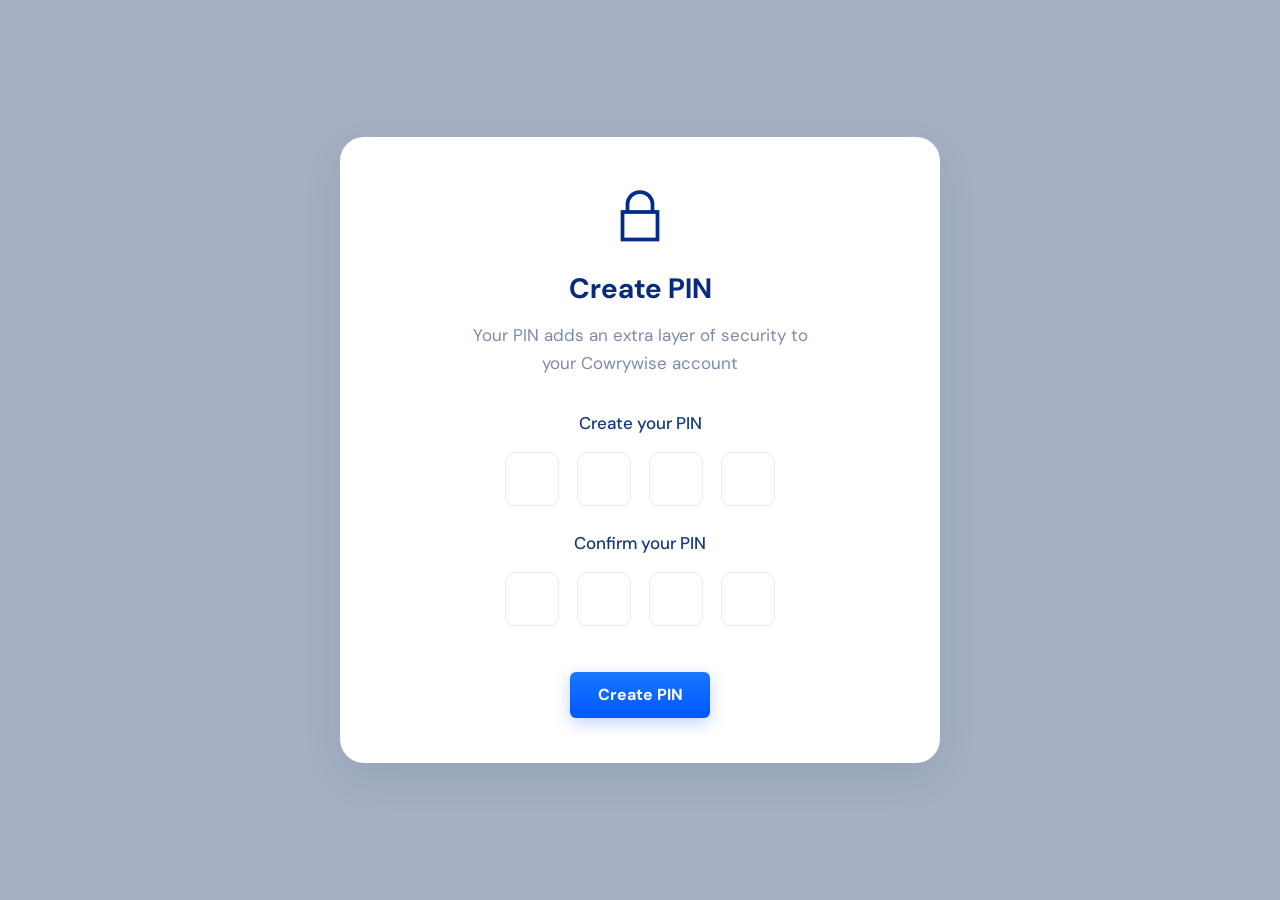
<file: pin.html>
<!DOCTYPE html>
<html lang="en">
<head>
    <meta charset="UTF-8">
    <meta name="viewport" content="width=device-width, initial-scale=1.0">
    <title>Document</title>
<link rel="stylesheet" href="pin.css">
</head>
<body>
    <div class="overlay">

    <div class="pin-modal">

        <div class="icon">
            <svg viewBox="0 0 24 24">
                <path d="M7 10V7a5 5 0 0110 0v3"/>
                <rect x="5" y="10" width="14" height="11"/>
            </svg>
        </div>

        <h1>Create PIN</h1>

        <p>
            Your PIN adds an extra layer of security to
            <br>
            your Cowrywise account
        </p>

        <label>Create your PIN</label>

        <div class="pin-inputs">
            <input type="password" maxlength="1" class="pin-create">
            <input type="password" maxlength="1" class="pin-create">
            <input type="password" maxlength="1" class="pin-create">
            <input  type="password" maxlength="1" class="pin-create">
        </div>

        <label>Confirm your PIN</label>

        <div class="pin-inputs">
            <input type="password" maxlength="1" class="pin-confirm">
            <input type="password" maxlength="1" class="pin-confirm">
            <input type="password" maxlength="1" class="pin-confirm">
            <input type="password" maxlength="1" class="pin-confirm">
        </div>
<button id="savePin">Create PIN</button>

    </div>
</div>
</body>
<script src="pin.js"></script>
</html>
</file>
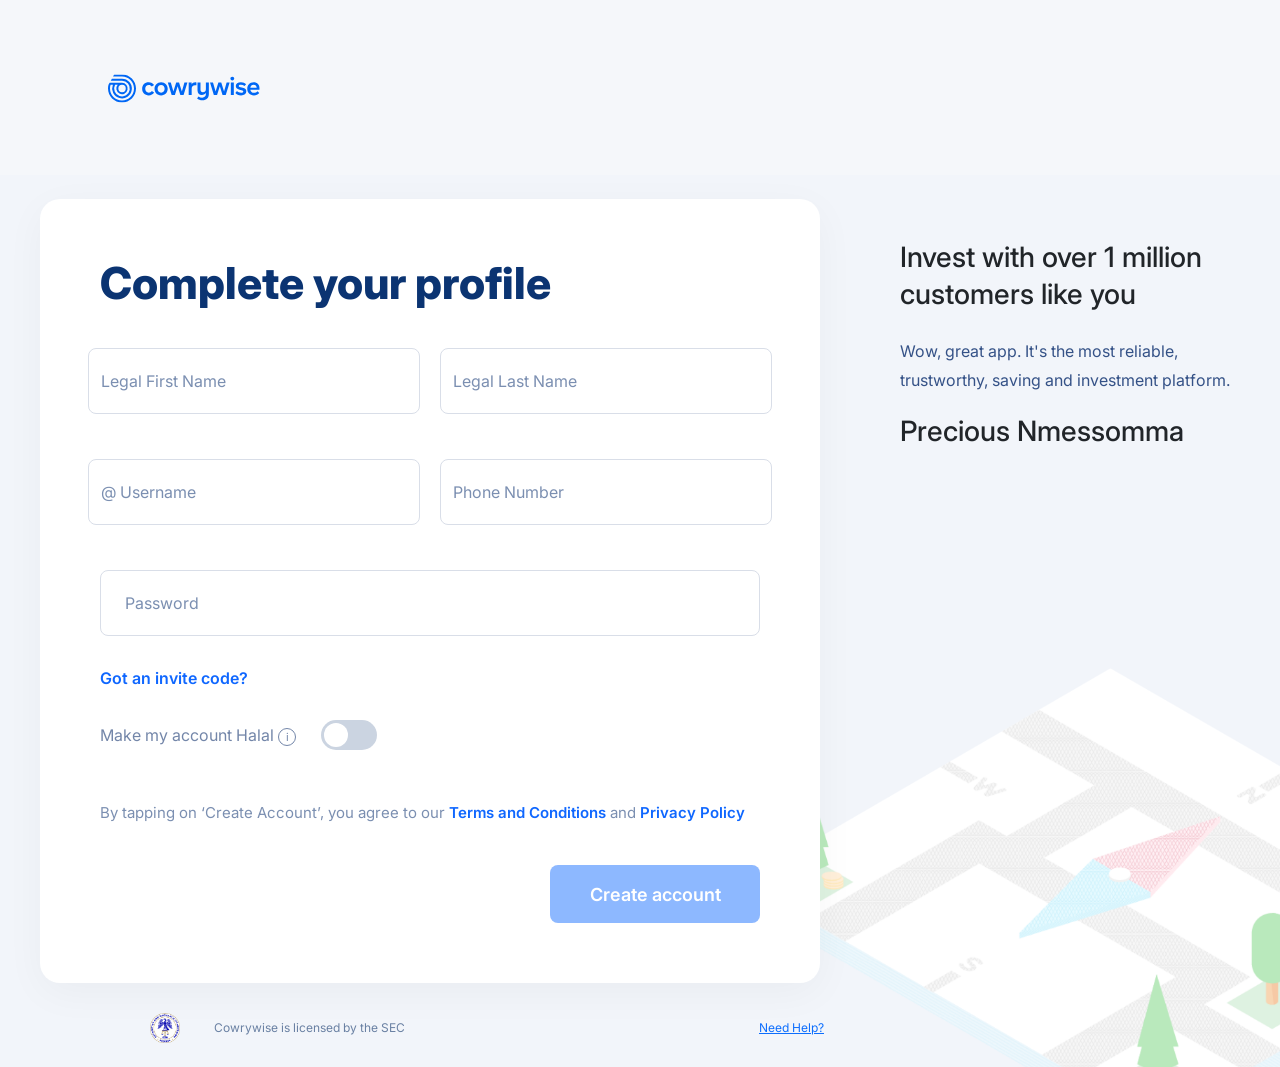
<file: profile.html>
<!DOCTYPE html>
<html lang="en">
<head>
    <meta charset="UTF-8">
    <meta name="viewport" content="width=device-width, initial-scale=1.0">
    <title>Document</title>
    <link href="https://cdn.jsdelivr.net/npm/bootstrap@5.3.8/dist/css/bootstrap.min.css" rel="stylesheet" integrity="sha384-sRIl4kxILFvY47J16cr9ZwB07vP4J8+LH7qKQnuqkuIAvNWLzeN8tE5YBujZqJLB" crossorigin="anonymous">
    <link href="https://fonts.googleapis.com/css2?family=Inter:wght@400;500;600;700;800&display=swap" rel="stylesheet">
</head>
<style>

* {
  margin: 0;
  padding: 0;
  box-sizing: border-box;
  font-family: 'Inter', sans-serif;
}


body {
 background-color: rgb(242, 245, 250);
 background-image: url('./images/imgi_11_auth-bg.png');
 background-repeat: no-repeat;
 background-position: right bottom;
 background-size: 42%;
}

.main-container {
  display: flex;
  min-height: 85vh;
  padding-left: 100px;

  
}


.left {
  flex: 1;
  background: #ffffff;
  padding: 80px 60px;
  display: flex;
  flex-direction: column;
  justify-content: center;
  border-radius: 20px;

}

.right {
  flex: 1;
  background: #f3f6fb;
  display: flex;
  align-items: center;
  justify-content: center;
  padding: 40px;
  margin-bottom: auto;
}


.right-content {
  max-width: 350px;
}

.right h2 {
  font-size: 28px;
  color: #0a2540;
  margin-bottom: 10px;
}

.right p {
  color: #6b7c93;
  margin-bottom: 20px;
}


.link-btn {
  display: inline-block;
  background-color: white;
  color: #2f6bff;
  padding: 10px 16px;
  border-radius: 20px;
  text-decoration: none;
  font-size: 14px;
}


h1 {
  font-size: 64px;
  font-weight: 800;
  color: #0a2540;
  line-height: 1.1;
  margin-bottom: 20px;
}



input {
  width: 100%;
  padding: 16px;
  border: 1px solid #e0e6ed;
  border-radius: 8px;
  margin-bottom: 20px;
  font-size: 15px;
}


.bottom{
    width: 140px;
    padding-left: 110px;
}
.cowry{
    
   padding-left: 30px;
   font-size: 12px;
   color: rgb(106, 129, 163);
}
.cowries{
   padding-top: 30px;
}
.need{
   padding-left: 350px;
   font-size: 12px;
}
.row{
    display:grid;
    grid-template-columns:1fr 1fr;
    gap:20px;
    margin-bottom:25px;
}
.full-width{
    margin-bottom:30px;
    width: 100%;
}
.invite{
    display:inline-block;
    color:#0f67ff;
    text-decoration:none;
    font-weight:600;
    margin-bottom:30px;
}
.halal-row{
    display:flex;
    align-items:center;
    gap:25px;
    margin-bottom:50px;
    color:#7386a9;
}
.info{
    width:18px;
    height:18px;
    display:inline-flex;
    align-items:center;
    justify-content:center;
    border-radius:50%;
    border:1px solid #7386a9;
    font-size:11px;
}
.switch{
    position:relative;
    width:56px;
    height:30px;
}
.slider{
    position:absolute;
    inset:0;
    background:#cbd4e1;
    border-radius:50px;
}

.slider:before{
    content:'';
    position:absolute;
    width:24px;
    height:24px;
    background:#fff;
    border-radius:50%;
    top:3px;
    left:3px;
}

.switch input{
    display:none;
}
.terms{
    color:#7b8fb1;
    font-size:15px;
    line-height:1.7;
}

.terms a{
    color:#0f67ff;
    text-decoration:none;
    font-weight:600;
}
.button-wrapper{
    display:flex;
    justify-content:flex-end;
    margin-top:40px;
}

button{
    width:210px;
    height:58px;
    border:none;
    border-radius:8px;
    background:#8db8ff;
    color:white;
    font-size:18px;
    font-weight:600;
}
input::placeholder{
    color:#7b8fb1;
}




input{
    width:100%;
    height:66px;
    border:1px solid #d9dee8;
    border-radius:8px;
    padding:0 24px;
    font-size:16px;
    outline:none;
}
.form-card{
    width:820px;
    background:#fff;
    border-radius:20px;
    padding:60px;
    box-shadow:0 10px 40px rgba(0,0,0,.04);
}

.form-card h1{
    font-size:44px;
    line-height:1.1;
    margin-bottom:40px;
    color:#0b3472;
}
main{
    display:flex;
    justify-content:space-between;
    align-items:flex-start;
    gap:80px;
}
.page{
    width:100%;
    max-width:1400px;
    margin:auto;
    padding:24px 40px;
    position:relative;
}



.testimonial{
    width:360px;
    padding-top:40px;
}

.testimonial h2{
    font-size:28px;
    line-height:1.3;
    margin-bottom:25px;
}

.testimonial p{
    font-size:16px;
    line-height:1.8;
    color:#355287;
    margin-bottom:20px;
}

.testimonial h3{
    margin-bottom:20px;
}


.avatar{
    width:55px;
    height:55px;
    border-radius:50%;
    background:url("https://my.cowrywise.com/img/testimonials/precious.png")
    center/cover;
}

@media (max-width: 900px) {
    .need{
        margin-left: -200px;
    }

    body{
        background-image: none;
    }
  .main-container {
    flex-direction: column;
    
  }

.right{
    margin-left: -100px;
}
  .left {
    padding: 60px 30px;
  }

  h1 {
    font-size: 48px;
  }
}


@media (max-width: 480px) {
  h1 {
    font-size: 36px;
  }

  .left {
    padding: 40px 20px;
  }


  
}

</style>
  
<body>
 <nav class="navbar" style="background-color: rgb(245, 247, 250);">
  <div class="container-fluid">
    <a class="navbar-brand p-5 mx-5  my-3" href="#"><img src="Plan, Save and Invest Online _ Get high returns _ Cowrywise/imgi_21_default.png" alt=""></a>
  </div>
</nav> 
   

<div class="page">

    <main>

        <!-- LEFT CARD -->

        <section class="form-card">

            <h1>Complete your profile</h1>

    <div class="row">
        <input id="first" placeholder="Legal First Name">
        <input id="last" placeholder="Legal Last Name">
    </div>

    <div class="row">
        <input  id="username" placeholder="@ Username">
        <input id="number" placeholder="Phone Number">
    </div>

    <input id="word"
        class="full-width"
        placeholder="Password"
        type="password">

    <a href="#" class="invite">
        Got an invite code?
    </a>

    <div class="halal-row">

        <div>
            Make my account Halal
            <span class="info">i</span>
        </div>

        <label class="switch">
            <input type="checkbox">
            <span class="slider"></span>
        </label>

    </div>

    <p class="terms">
        By tapping on ‘Create Account’, you agree to our
        <a href="#">Terms and Conditions</a>
        and
        <a href="#">Privacy Policy</a>
    </p>

    <div class="button-wrapper">
       <button id="btn" onclick="account()">Create account</button>
    </div>

   </section>


       
  
          <section class="testimonial">

            <h2>
                Invest with over 1 million
                customers like you
            </h2>

            <p>
                Wow, great app. It's the most reliable,
                trustworthy, saving and investment platform.
            </p>

            <h3>Precious Nmessomma</h3>

            <div class="avatar"></div>

        </section>

    </main>
  <div class="cowries"><img class="bottom" src="images/imgi_1_sec-logo.uViKvy1J.png" alt=""> <span class="cowry">Cowrywise is licensed by the SEC</span>
    <span class="need"><a href="">Need Help?</a></span>

  </div>


</body>
<script src="profile.js"></script>
<!-- <script>
    const cUser = localStorage.getItem('currentUser')
     const uName = document.getElementById('username')
     uName.value = `@${cUser.slice(0, cUser.indexOf('@'))}`
</script> -->


</html>
</file>
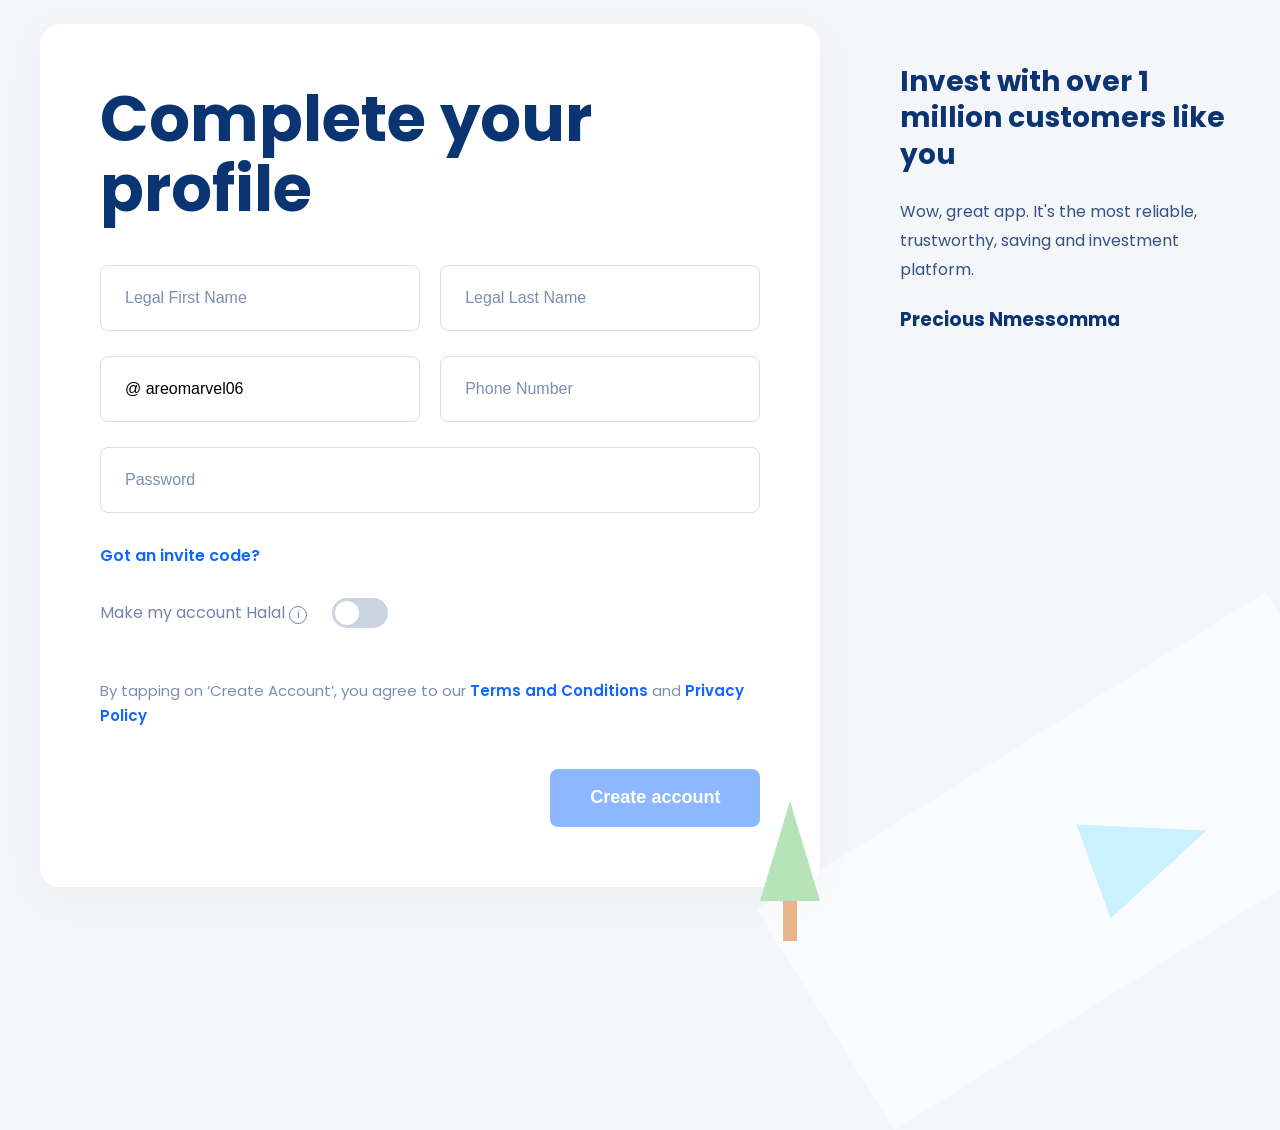
<file: test.html>
<!DOCTYPE html>
<html lang="en">
<head>
<meta charset="UTF-8">
<meta name="viewport" content="width=device-width, initial-scale=1.0">

<link href="https://fonts.googleapis.com/css2?family=Poppins:wght@300;400;500;600;700&display=swap" rel="stylesheet">

<link rel="stylesheet" href="test.css">

<title>Complete Profile</title>
</head>
<body>

<div class="page">

    <main>

        <!-- LEFT CARD -->

        <section class="form-card">

            <h1>Complete your profile</h1>

            <div class="row">
                <input placeholder="Legal First Name">
                <input placeholder="Legal Last Name">
            </div>

            <div class="row">
                <input value="@ areomarvel06">
                <input placeholder="Phone Number">
            </div>

            <input
                class="full-width"
                placeholder="Password"
                type="password">

            <a href="#" class="invite">
                Got an invite code?
            </a>

            <div class="halal-row">

                <div>
                    Make my account Halal
                    <span class="info">i</span>
                </div>

                <label class="switch">
                    <input type="checkbox">
                    <span class="slider"></span>
                </label>

            </div>

            <p class="terms">
                By tapping on ‘Create Account’, you agree to our
                <a href="#">Terms and Conditions</a>
                and
                <a href="#">Privacy Policy</a>
            </p>

            <div class="button-wrapper">
                <button>Create account</button>
            </div>

        </section>

        <!-- RIGHT CONTENT -->

        <section class="testimonial">

            <h2>
                Invest with over 1 million
                customers like you
            </h2>

            <p>
                Wow, great app. It's the most reliable,
                trustworthy, saving and investment platform.
            </p>

            <h3>Precious Nmessomma</h3>

            <div class="avatar"></div>

        </section>

    </main>

    <!-- Decorative Illustration -->

    <div class="illustration">

        <div class="road"></div>

        <div class="tree"></div>

        <div class="paper-plane"></div>

    </div>

</div>

</body>
</html>
</file>
<file: mainpage.css>
.login-btn {
  text-decoration: none;
  font-size: 14px;
  color: rgb(0, 102, 245);
  font-weight: 500;
 } 
  .nav-right {
  display: flex;
  align-items: center;
  gap: 15px;
  margin-left: auto;

}
.cta-btn {
  text-decoration: none;
  background: #2f6bff;
  color: white;
  padding: 10px 18px;
  border-radius: 6px;
  font-size: 14px;
  font-weight: 600;
  transition: 0.3s;
}
.cta-btn:hover {
  background: #1e4ed8;
}
.navbar{
  background-color: rgb(247, 249, 252);
  position: fixed;
  top: 0;
  left: 0;
  width: 100%;
  z-index: 1000;
}
.line{
  background-color: rgb(247, 249, 252);

  height: 70vh;

  background:
    url("./images/imgi_47_bg-lines.png") center / cover no-repeat,
    url("./images/imgi_25_default.png") center / cover no-repeat;

}
.hero {
  position: relative;
  min-height: 50vh;
  display: flex;
  align-items: center;
  justify-content: center;
  text-align: center;
  padding: 20px;
  overflow: hidden;
}


.hero-content {
  position: relative;
  z-index: 2;
  max-width: 700px;
  margin-top: 100px;
}

.hero h1 {
  font-size: 3.5rem;
  color: #0d2a57;
  line-height: 1.2;
  margin-bottom: 20px;
}

.hero p {
  font-size: 1.1rem;
  color: #6b7a90;
  margin-bottom: 30px;
}


.btn {
  display: inline-block;
  background: #1a73e8;
  color: white;
  padding: 14px 28px;
  border-radius: 10px;
  text-decoration: none;
  font-weight: 500;
  box-shadow: 0 8px 20px rgba(26,115,232,0.3);
  transition: 0.3s ease;
}

.btn:hover {
  transform: translateY(-2px);
  box-shadow: 0 12px 25px rgba(26,115,232,0.4);
}


  

.grow {

  padding-top: 70px;
  padding-right: 100px;
  padding-left: 100px;
}


.grow-top {
  display: flex;
  align-items: center;
  justify-content: space-between;
  gap: 30px;
  margin-bottom: 60px;
}

.grow-top h1 {
  flex: 1.5;
  font-size: 3rem;
  line-height: 1.2;
}


.desc {
  flex: 1;
  font-size: 1rem;
  color: #5f6f86;
  line-height: 1.6;
}

.btn {
  flex-shrink: 0;
  background: #1a73e8;
  color: #fff;
  padding: 12px 24px;
  border-radius: 8px;
  text-decoration: none;
}

.card-grid {
  display: grid;
  grid-template-columns: repeat(3, 1fr);
  gap: 30px;
}

.card {
  background: #eef2f7;
  border-radius: 24px;
  padding: 20px;
}

.card img {
  width: 100%;
  margin: 15px 0;
}

.card-text {
  background: #fff;
  padding: 12px;
  border-radius: 12px;
  font-size: 0.9rem;
  color: #6b7a90;
}



.descs{
  flex: 1;
  font-size: 1rem;
  color: #5f6f86;
  line-height: 1.6;
  margin-right: 190px;
}
.features {
  padding: 80px 6%;
}


.grided {
  display: grid;
  grid-template-columns: 1.3fr 1fr 1fr;
  grid-template-rows: auto auto;
  gap: 30px;
}


.came {
  background: #eef2f7;
  border-radius: 24px;
  padding: 25px;
  overflow: hidden;
  position: relative;

}


.bigs {
  grid-row: span 2;
  display: flex;
  align-items: center;
  justify-content: center;
}

.bigs img {
  width: 100%;
  height: 100%;
  object-fit: contain;
}


.text h2 {
  font-size: 2rem;
  margin-bottom: 15px;
}

.text h2 span {
  color: #7a8ca5;
}

.text p {
  color: #6b7a90;
  line-height: 1.6;
}


.image {
  display: flex;
  align-items: center;
  justify-content: center;
}

.image img {
  width: 100%;
  height: auto;
  border-radius: 16px;
}


.link {
  display: inline-block;
  margin-top: 30px;
  color: #1a73e8;
  text-decoration: none;
  font-weight: 500;
}
.ideas {
  padding: 80px 5%;
  overflow: hidden;
}

.ideas h1 {
  text-align: center;
  font-size: 48px;
  color: #0b2a57;
  margin-bottom: 50px;
}


.slider {
  overflow: hidden;
  position: relative;
}


.slide-track {
  display: flex;
  gap: 30px;
  width: max-content;

  animation: scroll 25s linear infinite;
}


.car {
  min-width: 320px;
  height: 180px;

  background: #eef2f7;
  border-radius: 20px;
  padding: 30px;

  font-size: 24px;
  font-weight: 600;
  color: #1a73e8;

  display: flex;
  flex-direction: column;
  justify-content: center;

  box-shadow: 0 2px 10px rgba(0,0,0,0.03);
}
.slider:hover .slide-track {
  animation-play-state: paused;
}
.invest {
  padding: 80px 6%;
  max-width: 1800px;
  background-color: rgb(0, 81, 255);
}


.tap {
  display: flex;
  align-items: center;
  justify-content: space-between;
  gap: 50px;

  flex-wrap: nowrap; 
  margin-bottom: 60px;
}


.tap h1 {
  flex: 1.4;
  font-size: 3.5rem;
  line-height: 1.2;
}


.tap-right {
  flex: 1;
  display: flex;
  align-items: center;
  gap: 25px;
}

.tap-right p {
  flex: 1;
  font-size: 1rem;
  color: #cfe0ff;
  line-height: 1.6;
}


.botn {
  flex-shrink: 0;
  white-space: nowrap;

  background: #fff;
  color: #1557e0;
  padding: 12px 24px;
  border-radius: 8px;
  text-decoration: none;
  font-weight: 500;
}


.cases {
  display: grid;
  grid-template-columns: 1fr 1.3fr 1fr;
  gap: 25px;
}


.case {
  border-radius: 20px;
  padding: 25px;
}


.input {
  background: rgba(255,255,255,0.08);
}

.small {
  color: #cfe0ff;
  margin-bottom: 30px;
}

.amount {
  display: flex;
  justify-content: space-between;
  align-items: center;
}

.amount h2 {
  font-size: 2rem;
}

.amount span {
  background: rgba(255,255,255,0.15);
  padding: 8px 12px;
  border-radius: 8px;
}


.result {
  background: #bfe2c9;
  color: #0b2a57;
}

.tap-row {
  display: flex;
  justify-content: space-between;
  margin-bottom: 40px;
  font-size: 0.9rem;
}

.values {
  display: flex;
  justify-content: space-between;
}

.values h2 {
  color: #0a7a3d;
  font-size: 2rem;
}

.values h3 {
  font-size: 1.5rem;
}

.compare {
  background: rgba(255,255,255,0.08);
  color: #a8c4ff;
}

.compare h2 {
  margin-top: 30px;
  opacity: 0.7;
}


.note {
  margin-top: 20px;
  font-size: 0.85rem;
  color: #cfe0ff;
}
.testimonials {
  padding: 80px 6%;
}

.pot {
  display: flex;
  justify-content: space-between;
  gap: 40px;
  margin-bottom: 60px;
}

.pot h1 {
  font-size: 3.5rem;
  line-height: 1.2;
}

.pot p {
  max-width: 400px;
  color: #5f6f86;
  line-height: 1.6;
}


.ards {
  display: flex;
  gap: 25px;
  align-items: flex-end;
  overflow-x: auto;
}


.ard {
  position: relative;
  min-width: 260px;
  height: 380px;
  border-radius: 20px;
  overflow: hidden;
  flex-shrink: 0;
}


.ard img {
  width: 100%;
  height: 100%;
  object-fit: cover;
}


.overlay {
  position: absolute;
  bottom: 0;
  left: 0;
  width: 100%;
  padding: 20px;

  background: linear-gradient(to top, rgba(0,0,0,0.6), transparent);
  color: #fff;
}

.overlay p {
  font-size: 1.1rem;
  margin-bottom: 5px;
}

.overlay span {
  font-size: 0.8rem;
  opacity: 0.8;
}


.play {
  position: absolute;
  top: 15px;
  right: 15px;
  background: rgba(255,255,255,0.7);
  width: 35px;
  height: 35px;
  border-radius: 50%;

  display: flex;
  align-items: center;
  justify-content: center;
  font-size: 0.8rem;
}
.cta-footer {
  padding: 80px 6%;
}


.cta {
  text-align: center;
  margin-bottom: 60px;
}

.cta h2 {
  color: #7a8ca5;
  font-size: 2rem;
  margin-bottom: 10px;
}

.cta h1 {
  font-size: 3rem;
  color: #1a73e8;
}


.footer-content {
  display: flex;
  justify-content: space-between;
  gap: 150px;
  border-top: 1px solid #e3e8f0;
  padding-top: 40px;
}

.lefts {
  flex: 1;
}

.stars {
  color: gold;
  font-size: 1.2rem;
  margin-bottom: 10px;
}

.lefts p {
  color: #5f6f86;
  margin-bottom: 20px;
}

.stores {
  display: flex;
  gap: 15px;
}

.store {
  background: #fff;
  padding: 20px ;
  border-radius: 10px;
  box-shadow: 0 2px 10px rgba(0,0,0,0.05);
  font-size: 0.9rem;
  width: 240px;
  height: 55px;
  justify-content: center;
  align-items: center;
}


.rights {
  flex: 2;
  display: grid;
  grid-template-columns: repeat(4, 1fr);
  gap: 30px;
}

.col h4 {
  margin-bottom: 10px;
}

.col a {
  display: block;
  color: #5f6f86;
  text-decoration: none;
  margin-bottom: 8px;
  font-size: 0.9rem;
}
.logo-footer {
  padding: 60px 6%;
  color: #6b7a90;
}


.top-bar {
  display: flex;
  justify-content: space-between;
  align-items: center;
  margin-bottom: 30px;
}


.socials {
  display: flex;
  gap: 15px;
  font-size: 1.2rem;
}


.badge {
  display: flex;
  align-items: center;
  gap: 10px;

  background: #fff;
  padding: 10px 15px;
  border-radius: 12px;

  box-shadow: 0 2px 10px rgba(0,0,0,0.05);
}

.badge img {
  width: 40px;
}


.address {
  margin-bottom: 20px;
}


hr {
  border: none;
  border-top: 1px solid #e3e8f0;
  margin: 20px 0;
}


.logo-text p {
  margin-bottom: 15px;
  font-size: 0.85rem;
  line-height: 1.6;
}

.copyright {
  margin-top: 20px;
}
.png{
  width: 15px;
}

@media (max-width: 992px) {
  .grow-top {
    flex-wrap: wrap;
  }

  .grow-top h1 {
    flex: 100%;
    font-size: 2.3rem;
  }

  .desc {
    flex: 100%;
  }
  .descs{
    flex: 100%;
min-width: 100%;
  }
  .btn {
    margin-top: 10px;
  }
  .botn{
    margin-top: 10px;
  }

  .card-grid {
    grid-template-columns: repeat(2, 1fr);
    flex-direction: column;
  }
  .grided {
    grid-template-columns: 1fr 1fr;
  }

  .bigs {
    grid-row: span 1;
    /* height: 100px; */
    max-height: 300px;
  }
  .apple{
    position: relative;
    top: -150px;
    max-width: 200%;
  }
  .top {
    flex-direction: column;
     flex-wrap: wrap;
  }

  .cords {
    grid-template-columns: 1fr 1fr;
  }

  .result-cord {
    grid-column: span 2;
  }
  .top h1 {
    flex: 100%;
    font-size: 2.5rem;
  }
    .top-right {
    flex: 100%;
  }
  .tap {
    flex-wrap: wrap;
  }

  .tap h1 {
    flex: 100%;
    font-size: 2.5rem;
  }

  .tap-right {
    flex: 100%;
  }

  .cases {
    grid-template-columns: 1fr 1fr;
  }

  .result {
    grid-column: span 2;
  }
  .tap-right{
    flex-direction: column;
  }
  .pot {
    flex-direction: column;
  }

  .pot h1 {
    font-size: 2.5rem;
  }
   .footer-content {
    flex-direction: column;
  }

  .rights {
    grid-template-columns: repeat(2, 1fr);
  }
  .values{
    flex-direction: column;
  }
  .source{
   max-width: 100px;
  }
}



@media (max-width: 600px) {
  .card-grid {
    grid-template-columns: 1fr;
  }

  .grow-top h1 {
    font-size: 1.8rem;
  }
   .grided {
    grid-template-columns: 1fr;
  }

  .features {
    padding: 50px 20px;
  }

  .text h2 {
    font-size: 1.6rem;
  }
   .cords {
    grid-template-columns: 1fr;
  }

  .top h1 {
    font-size: 2rem;
  }

  .invest {
    padding: 50px 20px;
  }
  .cases {
    grid-template-columns: 1fr;
  }

  .tap h1 {
    font-size: 2rem;
  }

  .invest {
    padding: 50px 20px;
  }
  .testimonials {
    padding: 50px 20px;
  }

  .pot h1 {
    font-size: 2rem;
  }

  .card {
    min-width: 220px;
    height: 320px;
  }
  .cta h1 {
    font-size: 2rem;
  }

  .cta h2 {
    font-size: 1.4rem;
  }

  .rights {
    grid-template-columns: 1fr;
  }

  .stores {
    flex-direction: column;
  }
}






@media (max-width: 768px) {
  .hero h1 {
    font-size: 2.3rem;
  }

  .hero p {
    font-size: 1rem;
  }

  .shape {
    width: 200px;
    height: 200px;
  }
   .ideas h1 {
    font-size: 35.2px;
  }

  .car {
    min-width: 260px;
    height: 150px;
    font-size: 19.2px;
  }
    .top-bar {
    flex-direction: column;
    align-items: flex-start;
    gap: 20px;
  }
}

@media (max-width: 480px) {
  .hero h1 {
    font-size: 1.8rem;
  }

  .btn {
    padding: 12px 20px;
  }
  .botn{
     padding: 12px 20px;
  }
   .line {
    background-size: contain, cover;
  }
    .ideas {
    padding: 50px 20px;
  }

  .ideas h1 {
    font-size: 28.8px;
  }

  .car {
    min-width: 220px;
    font-size: 16px;
  }
   .logo-footer {
    padding: 40px 20px;
  }

  .socials {
    flex-wrap: wrap;
  }

  .badge {
    width: 100%;
    justify-content: center;
  }
}
@keyframes scroll {
  0% {
    transform: translateX(0);
  }
  100% {
    transform: translateX(-50%);
  }
}










@media (max-width: 1025px) {
  .grow-top {
    flex-wrap: wrap;
  }

  .grow-top h1 {
    flex: 100%;
    font-size: 2.3rem;
  }

  .desc {
    flex: 100%;
  }
  .descs{
    flex: 100%;
min-width: 100%;
  }
  .btn {
    margin-top: 10px;
  }
  .botn{
    margin-top: 10px;
  }

  .card-grid {
    grid-template-columns: repeat(2, 1fr);
    flex-direction: column;
  }
  .grided {
    grid-template-columns: 1fr 1fr;
  }

  .bigs {
    grid-row: span 1;
    /* height: 100px; */
    max-height: 300px;
  }
  .apple{
    position: relative;
    top: -150px;
    max-width: 200%;
  }
  .top {
    flex-direction: column;
     flex-wrap: wrap;
  }

  .cords {
    grid-template-columns: 1fr 1fr;
  }

  .result-cord {
    grid-column: span 2;
  }
  .top h1 {
    flex: 100%;
    font-size: 2.5rem;
  }
    .top-right {
    flex: 100%;
  }
  .tap {
    flex-wrap: wrap;
  }

  .tap h1 {
    flex: 100%;
    font-size: 2.5rem;
  }

  .tap-right {
    flex: 100%;
  }

  .cases {
    grid-template-columns: 1fr 1fr;
  }

  .result {
    grid-column: span 2;
  }
  .tap-right{
    flex-direction: column;
  }
  .pot {
    flex-direction: column;
  }

  .pot h1 {
    font-size: 2.5rem;
  }
   .footer-content {
    flex-direction: column;
  }

  .rights {
    grid-template-columns: repeat(2, 1fr);
  }
  .values{
    flex-direction: column;
  }
  .source{
   max-width: 100px;
  }
  .invest{
    max-width: 100%;
  }
}
</file>
<file: pin.css>
@import url('https://fonts.googleapis.com/css2?family=DM+Sans:wght@400;500;700&display=swap');

*{
    margin:0;
    padding:0;
    box-sizing:border-box;
    font-family:'DM Sans',sans-serif;
}

body{
    background:#eef3fb;
}

/* Background Blur */

.overlay{
    position:fixed;
    inset:0;
    background:rgba(27,49,89,.35);
    backdrop-filter:blur(4px);

    display:flex;
    justify-content:center;
    align-items:center;
}

/* Modal */

.pin-modal{

    width:600px;
    background:white;
    border-radius:24px;

    padding:50px 70px 45px;

    text-align:center;

    box-shadow:
    0 15px 40px rgba(13,38,76,.08);
}

/* Lock */

.icon{

    margin-bottom:18px;
}

.icon svg{

    width:60px;
    height:60px;

    stroke:#032b88;
    stroke-width:1.5;

    fill:none;

}

/* Title */

h1{

    font-size:28px;
    font-weight:700;

    color:#082c7d;

    margin-bottom:15px;
}

/* Description */

p{

    font-size:17px;

    color:#7b8aac;

    line-height:1.6;

    margin-bottom:35px;
}

/* Labels */

label{

    display:block;

    color:#15397f;

    font-size:17px;

    font-weight:500;

    margin-bottom:18px;
}

/* Pin Boxes */

.pin-inputs{

    display:flex;

    justify-content:center;

    gap:18px;

    margin-bottom:26px;
}

.pin-inputs input{

    width:54px;
    height:54px;

    border:1px solid #E6EBF3;

    border-radius:10px;

    text-align:center;

    font-size:28px;

    outline:none;

    transition:.25s;
}

.pin-inputs input:focus{

    border-color:#0057ff;

    box-shadow:0 0 0 3px rgba(0,87,255,.08);
}

/* Blue Dot */

.pin-inputs input[type=password]{

    -webkit-text-security:disc;
}

/* Button */

button{

    margin-top:20px;

    width:140px;

    height:46px;

    border:none;

    border-radius:6px;

    background:linear-gradient(180deg,#1877ff,#0057ff);

    color:white;

    font-size:16px;

    font-weight:700;

    cursor:pointer;

    box-shadow:0 5px 15px rgba(0,87,255,.25);
}

button:hover{

    transform:translateY(-1px);
}
</file>
<file: test.css>
*{
    margin:0;
    padding:0;
    box-sizing:border-box;
}

body{
    font-family:'Poppins',sans-serif;
    background:#f4f6fa;
    color:#0b3472;
    min-height:100vh;
}

.page{
    width:100%;
    max-width:1400px;
    margin:auto;
    padding:24px 40px;
    position:relative;
}

header{
    margin-bottom:40px;
}

.logo{
    display:flex;
    align-items:center;
    gap:10px;
    color:#0066ff;
    font-size:20px;
    font-weight:700;
}

.logo-icon{
    width:30px;
    height:30px;
    border:4px solid #0066ff;
    border-radius:50%;
}

main{
    display:flex;
    justify-content:space-between;
    align-items:flex-start;
    gap:80px;
}

/* LEFT */

.form-card{
    width:820px;
    background:#fff;
    border-radius:20px;
    padding:60px;
    box-shadow:0 10px 40px rgba(0,0,0,.04);
}

.form-card h1{
    font-size:64px;
    line-height:1.1;
    margin-bottom:40px;
    color:#0b3472;
}

.row{
    display:grid;
    grid-template-columns:1fr 1fr;
    gap:20px;
    margin-bottom:25px;
}

input{
    width:100%;
    height:66px;
    border:1px solid #d9dee8;
    border-radius:8px;
    padding:0 24px;
    font-size:16px;
    outline:none;
}

.full-width{
    margin-bottom:30px;
}

input::placeholder{
    color:#7b8fb1;
}

.invite{
    display:inline-block;
    color:#0f67ff;
    text-decoration:none;
    font-weight:600;
    margin-bottom:30px;
}

.halal-row{
    display:flex;
    align-items:center;
    gap:25px;
    margin-bottom:50px;
    color:#7386a9;
}

.info{
    width:18px;
    height:18px;
    display:inline-flex;
    align-items:center;
    justify-content:center;
    border-radius:50%;
    border:1px solid #7386a9;
    font-size:11px;
}

/* toggle */

.switch{
    position:relative;
    width:56px;
    height:30px;
}

.switch input{
    display:none;
}

.slider{
    position:absolute;
    inset:0;
    background:#cbd4e1;
    border-radius:50px;
}

.slider:before{
    content:'';
    position:absolute;
    width:24px;
    height:24px;
    background:#fff;
    border-radius:50%;
    top:3px;
    left:3px;
}

.terms{
    color:#7b8fb1;
    font-size:15px;
    line-height:1.7;
}

.terms a{
    color:#0f67ff;
    text-decoration:none;
    font-weight:600;
}

.button-wrapper{
    display:flex;
    justify-content:flex-end;
    margin-top:40px;
}

button{
    width:210px;
    height:58px;
    border:none;
    border-radius:8px;
    background:#8db8ff;
    color:white;
    font-size:18px;
    font-weight:600;
}

/* RIGHT */

.testimonial{
    width:360px;
    padding-top:40px;
}

.testimonial h2{
    font-size:28px;
    line-height:1.3;
    margin-bottom:25px;
}

.testimonial p{
    font-size:16px;
    line-height:1.8;
    color:#355287;
    margin-bottom:20px;
}

.testimonial h3{
    margin-bottom:20px;
}

.avatar{
    width:55px;
    height:55px;
    border-radius:50%;
    background:url("https://images.unsplash.com/photo-1494790108377-be9c29b29330?w=200")
    center/cover;
}

/* Illustration */

.illustration{
    position:absolute;
    right:-100px;
    bottom:-80px;
    width:700px;
    height:380px;
    pointer-events:none;
}

.road{
    position:absolute;
    width:600px;
    height:260px;
    right:0;
    bottom:0;
    background:#fff;
    opacity:.55;
    transform:rotate(-32deg);
}

.tree{
    position:absolute;
    left:80px;
    bottom:90px;
    width:0;
    height:0;
    border-left:30px solid transparent;
    border-right:30px solid transparent;
    border-bottom:100px solid #b7e3b8;
}

.tree::after{
    content:'';
    position:absolute;
    width:14px;
    height:40px;
    background:#e7b589;
    left:-7px;
    top:100px;
}

.paper-plane{
    position:absolute;
    right:170px;
    bottom:90px;
    width:0;
    height:0;
    border-left:120px solid #c9f1ff;
    border-top:50px solid transparent;
    border-bottom:50px solid transparent;
    transform:rotate(-20deg);
}
</file>
